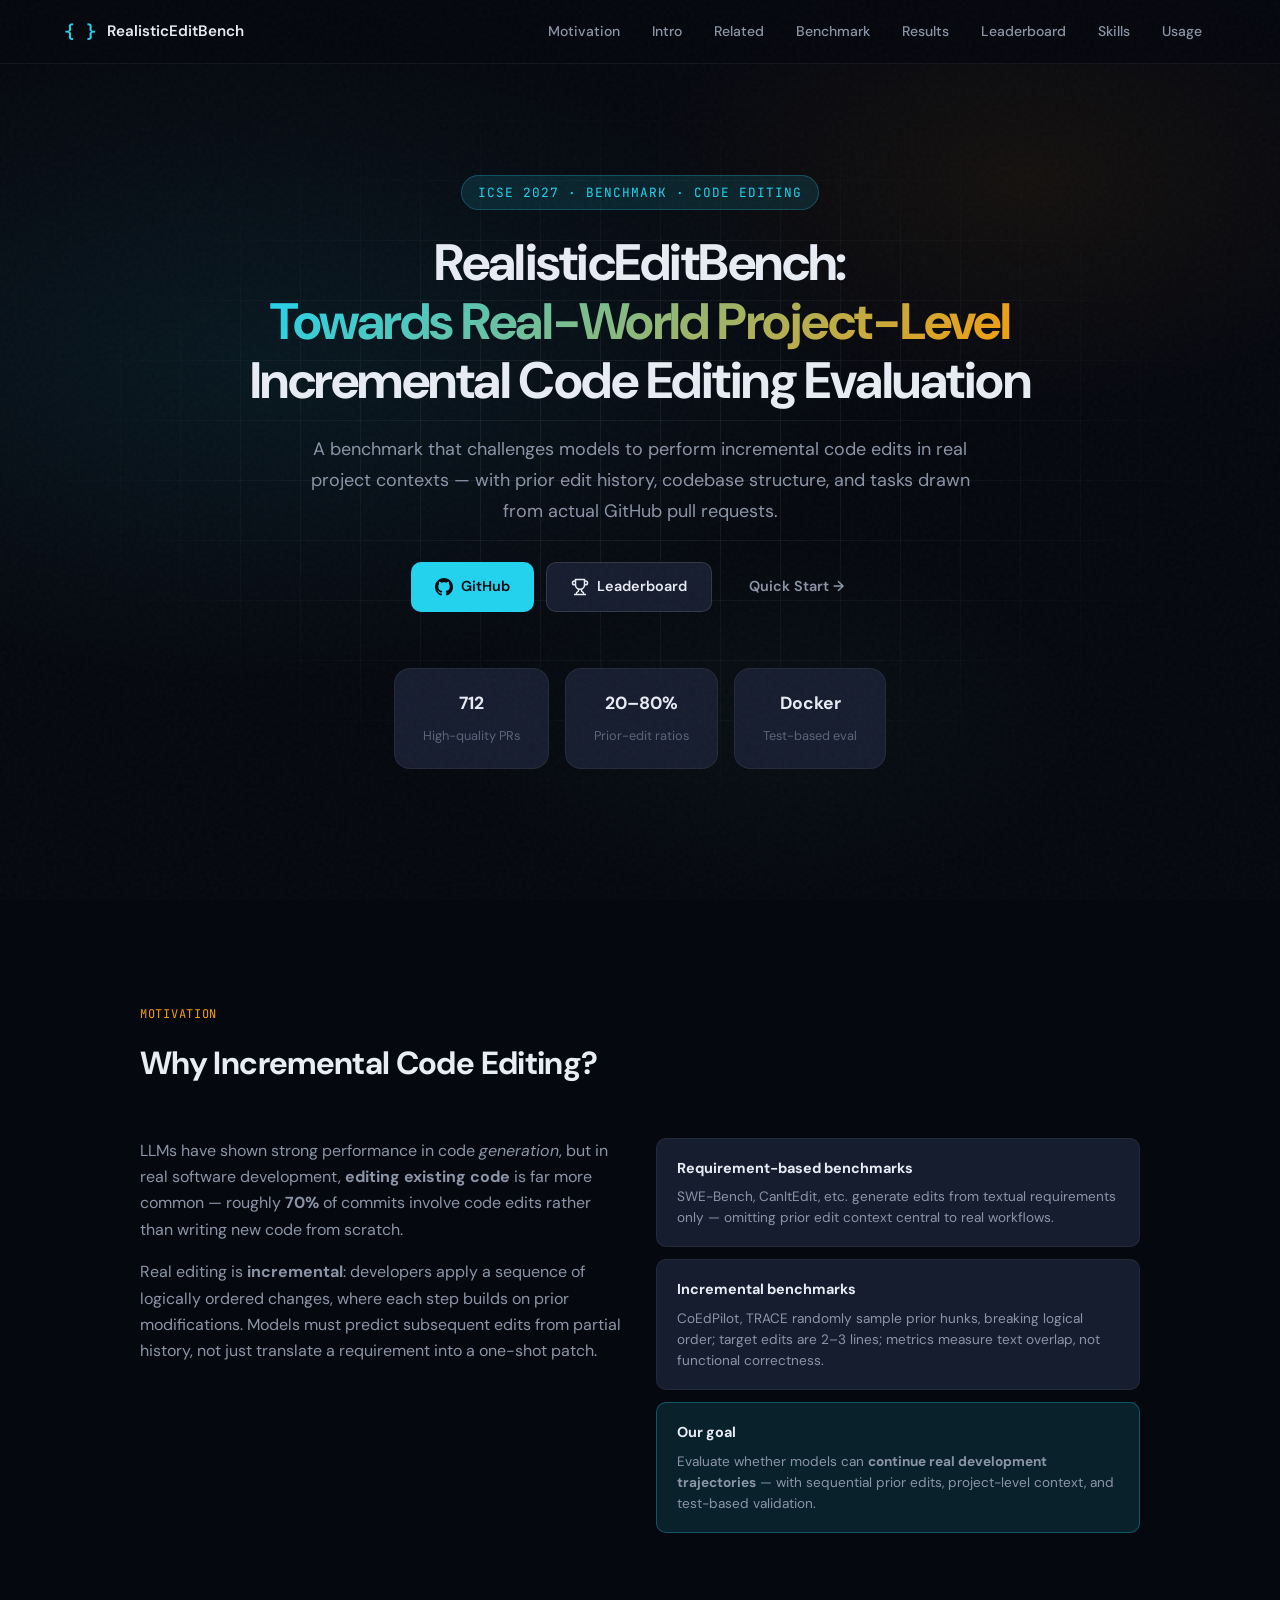
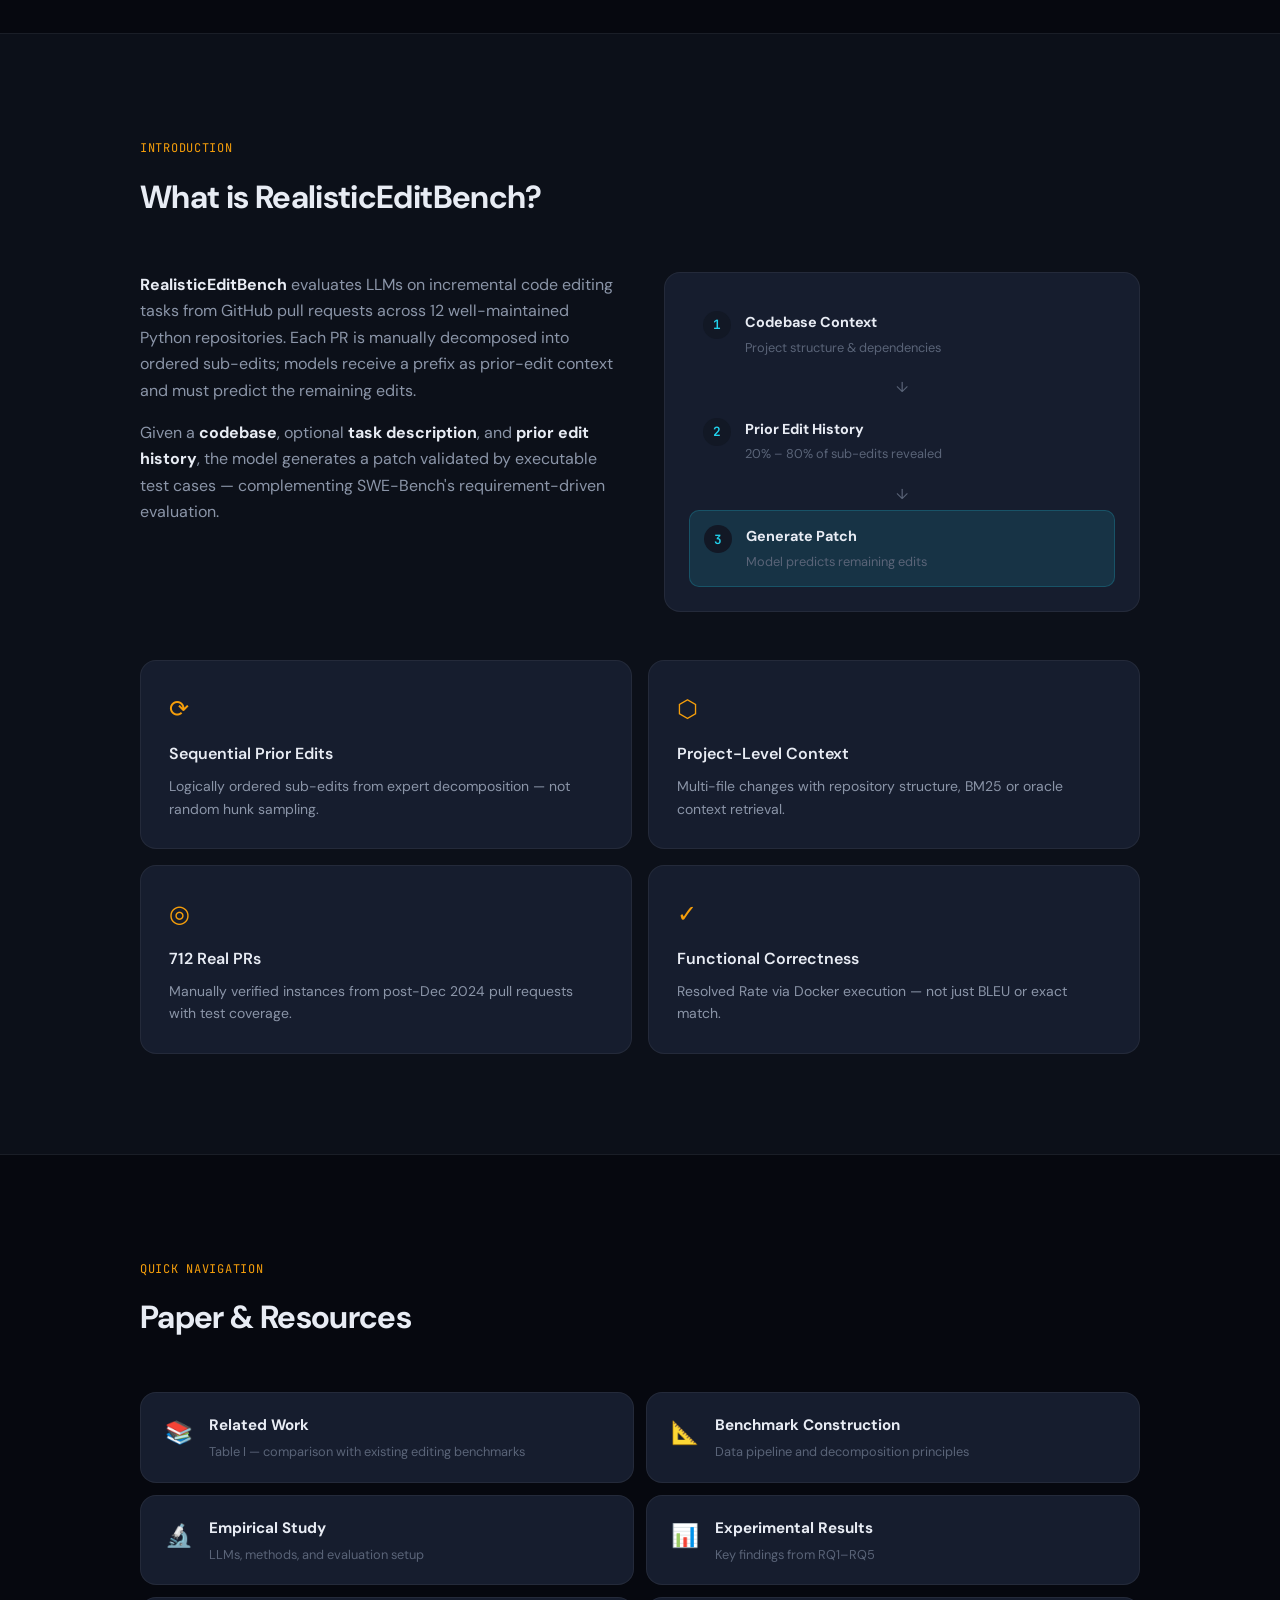
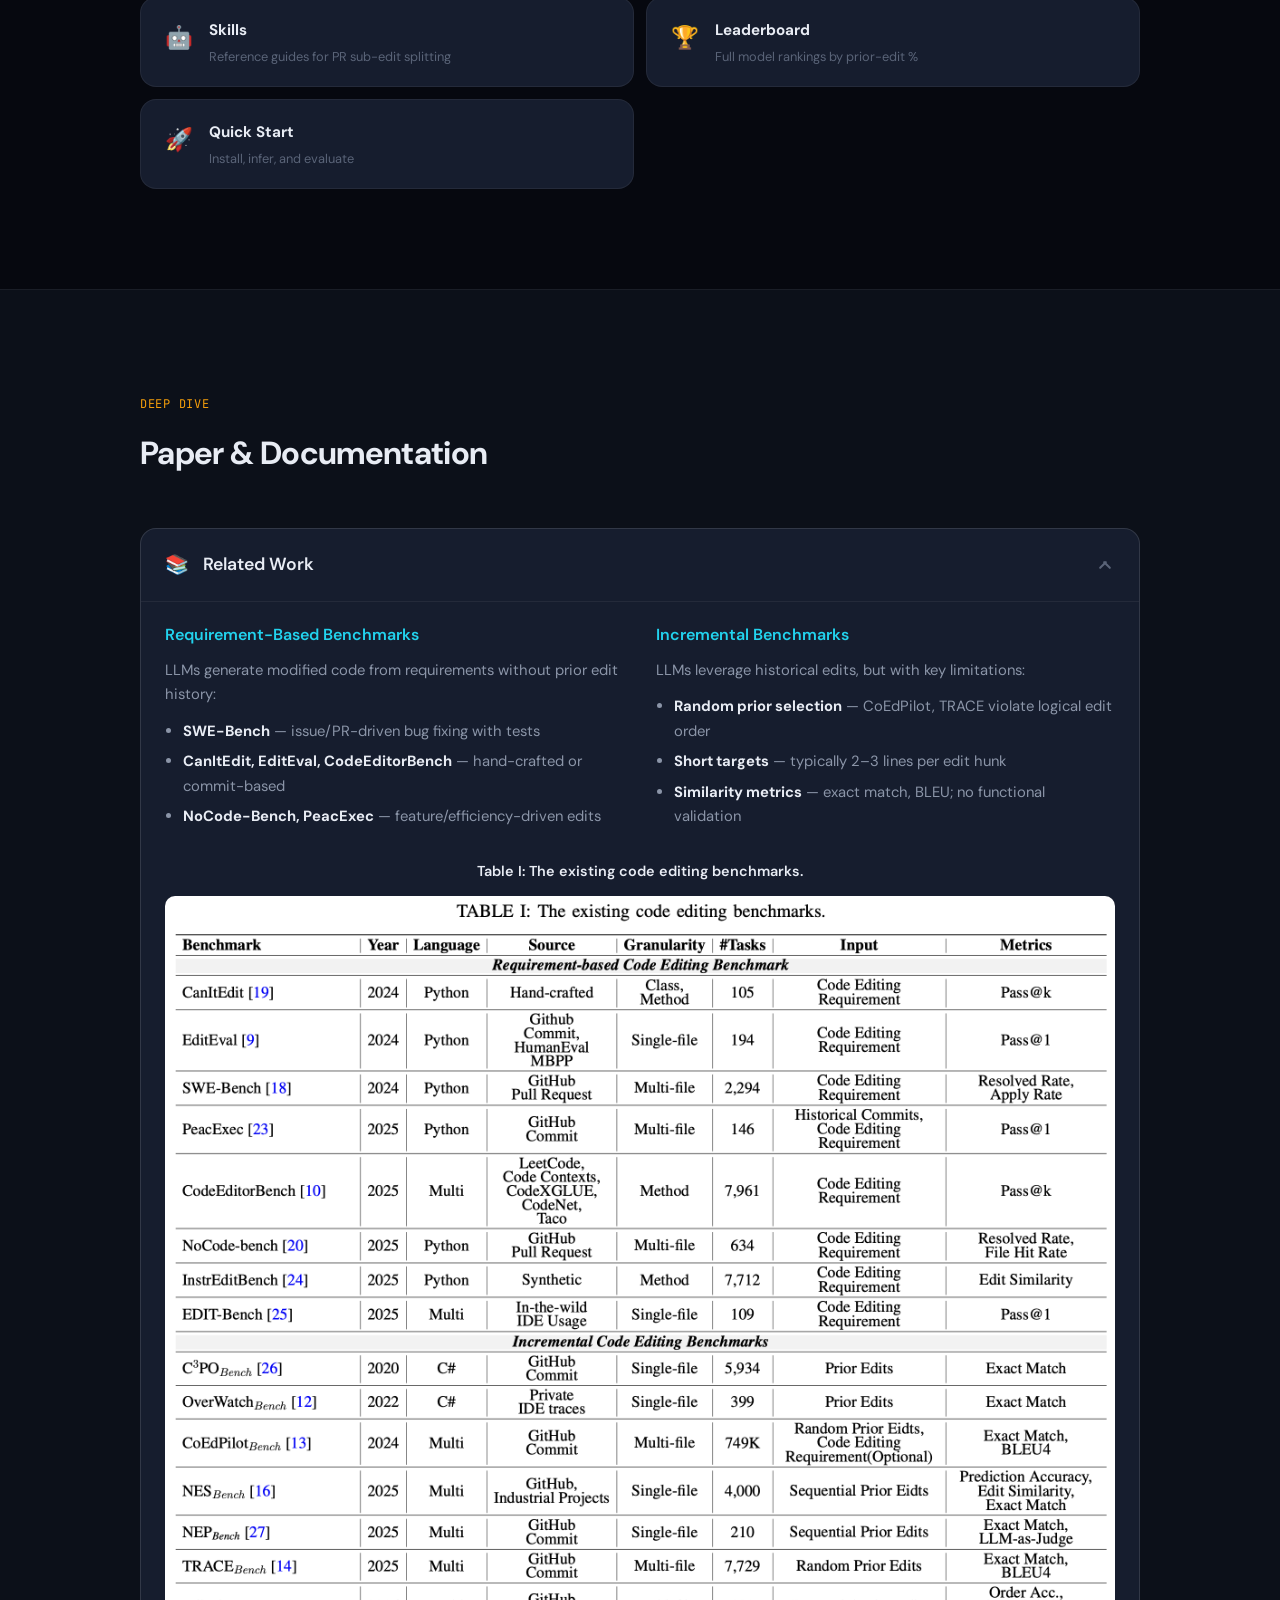
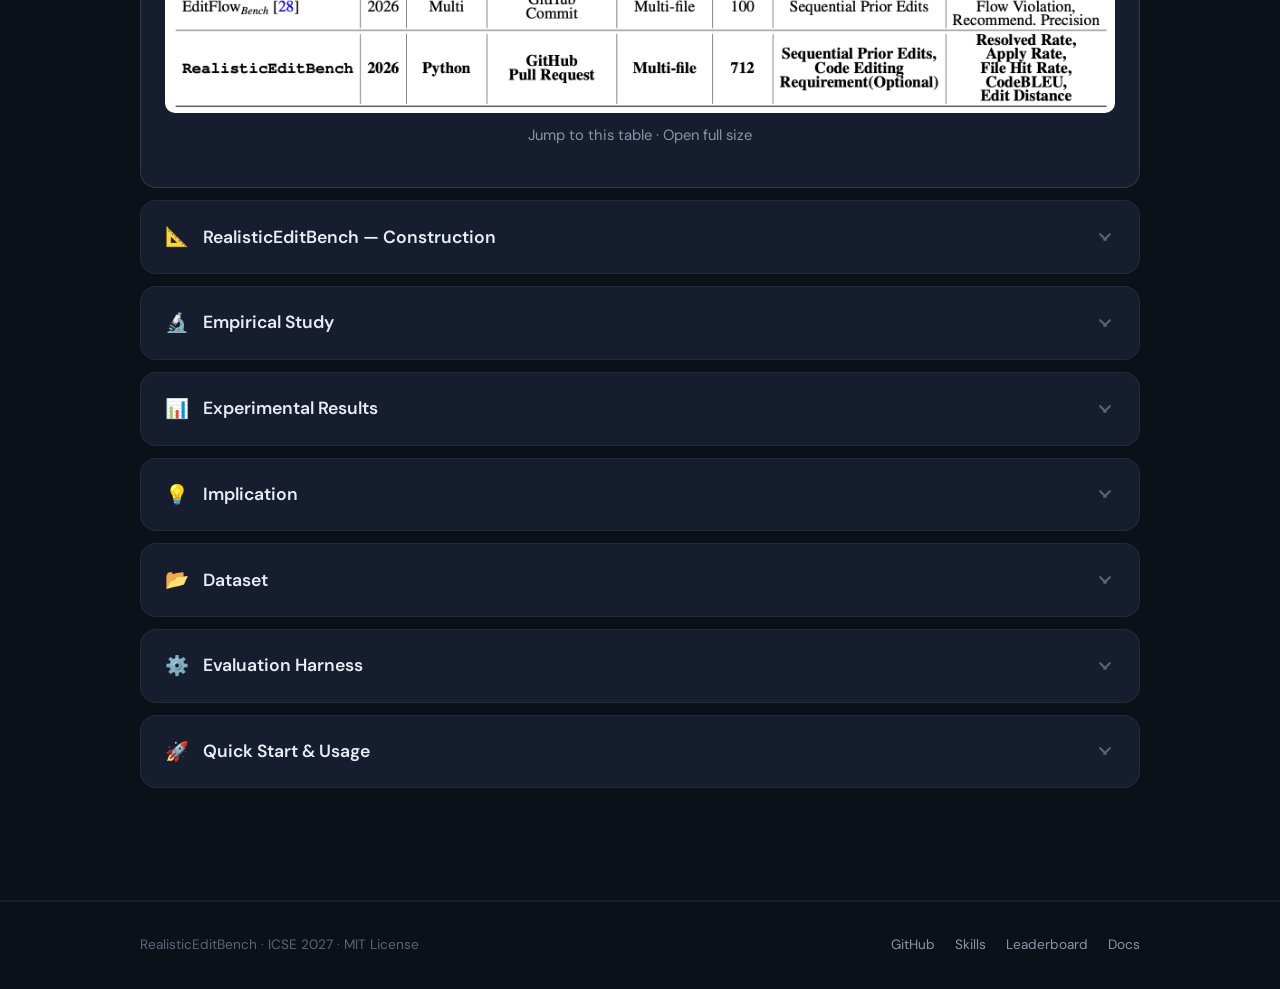
<file: index.html>
<!DOCTYPE html>
<html lang="en">
<head>
    <meta charset="UTF-8">
    <meta name="viewport" content="width=device-width, initial-scale=1.0">
    <title>RealisticEditBench — Project-Level Incremental Code Editing</title>
    <meta name="description" content="A benchmark for evaluating LLMs on real-world project-level incremental code editing tasks from GitHub pull requests.">
    <link rel="stylesheet" href="styles.css?v=3">
    <link rel="preconnect" href="https://fonts.googleapis.com">
    <link rel="preconnect" href="https://fonts.gstatic.com" crossorigin>
    <link href="https://fonts.googleapis.com/css2?family=DM+Sans:ital,opsz,wght@0,9..40,400;0,9..40,500;0,9..40,600;0,9..40,700;1,9..40,400&family=JetBrains+Mono:wght@400;500;600&display=swap" rel="stylesheet">
</head>
<body>
    <div class="grain" aria-hidden="true"></div>

    <nav class="site-nav" id="siteNav">
        <div class="nav-inner">
            <a href="#hero" class="nav-brand">
                <span class="brand-icon">{ }</span>
                <span class="brand-text">RealisticEditBench</span>
            </a>
            <button class="nav-toggle" id="navToggle" aria-label="Toggle navigation" aria-expanded="false">
                <span></span><span></span><span></span>
            </button>
            <ul class="nav-links" id="navLinks">
                <li><a href="#motivation">Motivation</a></li>
                <li><a href="#introduction">Intro</a></li>
                <li><a href="#related-work-table">Related</a></li>
                <li><a href="#benchmark">Benchmark</a></li>
                <li><a href="#results">Results</a></li>
                <li><a href="leaderboard.html">Leaderboard</a></li>
                <li><a href="skills/">Skills</a></li>
                <li><a href="#usage">Usage</a></li>
            </ul>
        </div>
    </nav>

    <header class="hero" id="hero">
        <div class="hero-mesh" aria-hidden="true"></div>
        <div class="hero-content">
            <p class="hero-eyebrow">ICSE 2027 · Benchmark · Code Editing</p>
            <h1 class="hero-title">
                RealisticEditBench:<br>
                <span class="hero-title-accent">Towards Real-World Project-Level</span><br>
                Incremental Code Editing Evaluation
            </h1>
            <p class="hero-desc">
                A benchmark that challenges models to perform incremental code edits
                in real project contexts — with prior edit history, codebase structure,
                and tasks drawn from actual GitHub pull requests.
            </p>
            <div class="hero-actions">
                <a href="https://github.com/Anonymity-hub/RealisticEditBench" target="_blank" rel="noopener" class="btn btn-primary">
                    <svg width="18" height="18" viewBox="0 0 24 24" fill="currentColor" aria-hidden="true"><path d="M12 0c-6.626 0-12 5.373-12 12 0 5.302 3.438 9.8 8.207 11.387.599.111.793-.261.793-.577v-2.234c-3.338.726-4.033-1.416-4.033-1.416-.546-1.387-1.333-1.756-1.333-1.756-1.089-.745.083-.729.083-.729 1.205.084 1.839 1.237 1.839 1.237 1.07 1.834 2.807 1.304 3.492.997.107-.775.418-1.305.762-1.604-2.665-.305-5.467-1.334-5.467-5.931 0-1.311.469-2.381 1.236-3.221-.124-.303-.535-1.524.117-3.176 0 0 1.008-.322 3.301 1.23.957-.266 1.983-.399 3.003-.404 1.02.005 2.047.138 3.006.404 2.291-1.552 3.297-1.23 3.297-1.23.653 1.653.242 2.874.118 3.176.77.84 1.235 1.911 1.235 3.221 0 4.609-2.807 5.624-5.479 5.921.43.372.823 1.102.823 2.222v3.293c0 .319.192.694.801.576 4.765-1.589 8.199-6.086 8.199-11.386 0-6.627-5.373-12-12-12z"/></svg>
                    GitHub
                </a>
                <a href="leaderboard.html" class="btn btn-secondary">
                    <svg width="18" height="18" viewBox="0 0 24 24" fill="none" stroke="currentColor" stroke-width="2" aria-hidden="true"><path d="M6 9H4.5a2.5 2.5 0 0 1 0-5H6"/><path d="M18 9h1.5a2.5 2.5 0 0 0 0-5H18"/><path d="M4 22h16"/><path d="M10 14.66V17c0 .55-.47.98-.97 1.21C7.85 18.75 7 20.24 7 22"/><path d="M14 14.66V17c0 .55.47.98.97 1.21C16.15 18.75 17 20.24 17 22"/><path d="M18 2H6v7a6 6 0 0 0 12 0V2Z"/></svg>
                    Leaderboard
                </a>
                <a href="#usage" class="btn btn-ghost">Quick Start →</a>
            </div>
            <div class="hero-stats">
                <div class="stat-card">
                    <span class="stat-value">712</span>
                    <span class="stat-label">High-quality PRs</span>
                </div>
                <div class="stat-card">
                    <span class="stat-value">20–80%</span>
                    <span class="stat-label">Prior-edit ratios</span>
                </div>
                <div class="stat-card">
                    <span class="stat-value">Docker</span>
                    <span class="stat-label">Test-based eval</span>
                </div>
            </div>
        </div>
    </header>

    <main>
        <!-- Motivation -->
        <section class="section" id="motivation">
            <div class="section-inner">
                <div class="section-header">
                    <span class="section-tag">Motivation</span>
                    <h2>Why Incremental Code Editing?</h2>
                </div>
                <div class="motivation-grid">
                    <div class="motivation-text">
                        <p>
                            LLMs have shown strong performance in code <em>generation</em>, but in real software
                            development, <strong>editing existing code</strong> is far more common — roughly
                            <strong>70%</strong> of commits involve code edits rather than writing new code from scratch.
                        </p>
                        <p>
                            Real editing is <strong>incremental</strong>: developers apply a sequence of logically
                            ordered changes, where each step builds on prior modifications. Models must predict
                            subsequent edits from partial history, not just translate a requirement into a one-shot patch.
                        </p>
                    </div>
                    <div class="gap-cards">
                        <div class="gap-card">
                            <h3>Requirement-based benchmarks</h3>
                            <p>SWE-Bench, CanItEdit, etc. generate edits from textual requirements only — omitting prior edit context central to real workflows.</p>
                        </div>
                        <div class="gap-card">
                            <h3>Incremental benchmarks</h3>
                            <p>CoEdPilot, TRACE randomly sample prior hunks, breaking logical order; target edits are 2–3 lines; metrics measure text overlap, not functional correctness.</p>
                        </div>
                        <div class="gap-card highlight">
                            <h3>Our goal</h3>
                            <p>Evaluate whether models can <strong>continue real development trajectories</strong> — with sequential prior edits, project-level context, and test-based validation.</p>
                        </div>
                    </div>
                </div>
            </div>
        </section>

        <!-- Introduction -->
        <section class="section section-alt" id="introduction">
            <div class="section-inner">
                <div class="section-header">
                    <span class="section-tag">Introduction</span>
                    <h2>What is RealisticEditBench?</h2>
                </div>
                <div class="intro-grid">
                    <div class="intro-text">
                        <p>
                            <strong>RealisticEditBench</strong> evaluates LLMs on incremental code editing tasks
                            from GitHub pull requests across 12 well-maintained Python repositories.
                            Each PR is manually decomposed into ordered sub-edits; models receive a prefix
                            as prior-edit context and must predict the remaining edits.
                        </p>
                        <p>
                            Given a <strong>codebase</strong>, optional <strong>task description</strong>,
                            and <strong>prior edit history</strong>, the model generates a patch validated
                            by executable test cases — complementing SWE-Bench's requirement-driven evaluation.
                        </p>
                    </div>
                    <div class="intro-visual">
                        <div class="code-flow">
                            <div class="flow-step">
                                <span class="flow-num">1</span>
                                <div>
                                    <strong>Codebase Context</strong>
                                    <p>Project structure &amp; dependencies</p>
                                </div>
                            </div>
                            <div class="flow-arrow">↓</div>
                            <div class="flow-step">
                                <span class="flow-num">2</span>
                                <div>
                                    <strong>Prior Edit History</strong>
                                    <p>20% – 80% of sub-edits revealed</p>
                                </div>
                            </div>
                            <div class="flow-arrow">↓</div>
                            <div class="flow-step highlight">
                                <span class="flow-num">3</span>
                                <div>
                                    <strong>Generate Patch</strong>
                                    <p>Model predicts remaining edits</p>
                                </div>
                            </div>
                        </div>
                    </div>
                </div>
                <div class="feature-bento">
                    <article class="bento-card">
                        <div class="bento-icon">⟳</div>
                        <h3>Sequential Prior Edits</h3>
                        <p>Logically ordered sub-edits from expert decomposition — not random hunk sampling.</p>
                    </article>
                    <article class="bento-card">
                        <div class="bento-icon">⬡</div>
                        <h3>Project-Level Context</h3>
                        <p>Multi-file changes with repository structure, BM25 or oracle context retrieval.</p>
                    </article>
                    <article class="bento-card">
                        <div class="bento-icon">◎</div>
                        <h3>712 Real PRs</h3>
                        <p>Manually verified instances from post-Dec 2024 pull requests with test coverage.</p>
                    </article>
                    <article class="bento-card">
                        <div class="bento-icon">✓</div>
                        <h3>Functional Correctness</h3>
                        <p>Resolved Rate via Docker execution — not just BLEU or exact match.</p>
                    </article>
                </div>
            </div>
        </section>

        <!-- Quick Navigation -->
        <section class="section" id="navigation">
            <div class="section-inner">
                <div class="section-header">
                    <span class="section-tag">Quick Navigation</span>
                    <h2>Paper &amp; Resources</h2>
                </div>
                <div class="nav-map">
                    <a href="#related-work-table" class="nav-map-item">
                        <span class="nav-map-icon">📚</span>
                        <div><strong>Related Work</strong><p>Table I — comparison with existing editing benchmarks</p></div>
                    </a>
                    <a href="#benchmark" class="nav-map-item">
                        <span class="nav-map-icon">📐</span>
                        <div><strong>Benchmark Construction</strong><p>Data pipeline and decomposition principles</p></div>
                    </a>
                    <a href="#empirical-study" class="nav-map-item">
                        <span class="nav-map-icon">🔬</span>
                        <div><strong>Empirical Study</strong><p>LLMs, methods, and evaluation setup</p></div>
                    </a>
                    <a href="#results" class="nav-map-item">
                        <span class="nav-map-icon">📊</span>
                        <div><strong>Experimental Results</strong><p>Key findings from RQ1–RQ5</p></div>
                    </a>
                    <a href="skills/" class="nav-map-item">
                        <span class="nav-map-icon">🤖</span>
                        <div><strong>Skills</strong><p>Reference guides for PR sub-edit splitting</p></div>
                    </a>
                    <a href="leaderboard.html" class="nav-map-item">
                        <span class="nav-map-icon">🏆</span>
                        <div><strong>Leaderboard</strong><p>Full model rankings by prior-edit %</p></div>
                    </a>
                    <a href="#usage" class="nav-map-item">
                        <span class="nav-map-icon">🚀</span>
                        <div><strong>Quick Start</strong><p>Install, infer, and evaluate</p></div>
                    </a>
                </div>
            </div>
        </section>

        <!-- Paper chapters + practical sections -->
        <section class="section section-alt" id="details">
            <div class="section-inner">
                <div class="section-header">
                    <span class="section-tag">Deep Dive</span>
                    <h2>Paper &amp; Documentation</h2>
                </div>

                <!-- II. Related Work -->
                <details class="detail-panel" id="related-work" open>
                    <summary class="detail-summary">
                        <span class="detail-icon">📚</span>
                        <span class="detail-title">Related Work</span>
                        <span class="detail-chevron"></span>
                    </summary>
                    <div class="detail-content">
                        <div class="two-col-text">
                            <div>
                                <h3>Requirement-Based Benchmarks</h3>
                                <p>LLMs generate modified code from requirements without prior edit history:</p>
                                <ul>
                                    <li><strong>SWE-Bench</strong> — issue/PR-driven bug fixing with tests</li>
                                    <li><strong>CanItEdit, EditEval, CodeEditorBench</strong> — hand-crafted or commit-based</li>
                                    <li><strong>NoCode-Bench, PeacExec</strong> — feature/efficiency-driven edits</li>
                                </ul>
                            </div>
                            <div>
                                <h3>Incremental Benchmarks</h3>
                                <p>LLMs leverage historical edits, but with key limitations:</p>
                                <ul>
                                    <li><strong>Random prior selection</strong> — CoEdPilot, TRACE violate logical edit order</li>
                                    <li><strong>Short targets</strong> — typically 2–3 lines per edit hunk</li>
                                    <li><strong>Similarity metrics</strong> — exact match, BLEU; no functional validation</li>
                                </ul>
                            </div>
                        </div>

                        <figure class="paper-figure" id="related-work-table">
                            <figcaption>Table I: The existing code editing benchmarks.</figcaption>
                            <a href="assets/related_work_table.png" target="_blank" rel="noopener" class="paper-figure-link" title="Open full-size table">
                                <img
                                    src="assets/related_work_table.png"
                                    alt="Table I comparing requirement-based and incremental code editing benchmarks including RealisticEditBench"
                                    loading="lazy"
                                    width="1200"
                                    height="680"
                                >
                            </a>
                            <p class="paper-figure-note">
                                <a href="#related-work-table">Jump to this table</a>
                                ·
                                <a href="assets/related_work_table.png" target="_blank" rel="noopener">Open full size</a>
                            </p>
                        </figure>
                    </div>
                </details>

                <!-- III. RealisticEditBench -->
                <details class="detail-panel" id="benchmark">
                    <summary class="detail-summary">
                        <span class="detail-icon">📐</span>
                        <span class="detail-title">RealisticEditBench — Construction</span>
                        <span class="detail-chevron"></span>
                    </summary>
                    <div class="detail-content">
                        <h3>Data Collection Pipeline</h3>
                        <div class="pipeline-steps">
                            <div class="pipeline-step"><span class="pipeline-label">Crawl</span><p>9,384 PRs from 12 SWE-Bench repos</p></div>
                            <div class="pipeline-arrow">→</div>
                            <div class="pipeline-step"><span class="pipeline-label">Filter</span><p>1,908 → 1,037 via attribute &amp; execution filters</p></div>
                            <div class="pipeline-arrow">→</div>
                            <div class="pipeline-step"><span class="pipeline-label">Verify</span><p>712 high-quality PRs after manual review</p></div>
                        </div>
                        <h3>Four Decomposition Principles</h3>
                        <div class="feature-bento">
                            <article class="bento-card"><h3>Context Coherence</h3><p>Contiguous code regions; minimize cross-file jumps.</p></article>
                            <article class="bento-card"><h3>Atomic Intent</h3><p>Each sub-edit = one core editing intent.</p></article>
                            <article class="bento-card"><h3>Logical Dependency</h3><p>Subsequent edits build on earlier ones.</p></article>
                            <article class="bento-card"><h3>Cognitive Load Stratification</h3><p>Low-load ops → prior edits; high-load reasoning → targets.</p></article>
                        </div>

                        <div class="construction-note">
                            <p>
                                We additionally provide <a href="skills/">reference skills</a> that document how to split
                                PR-level diffs into sub-edits, aligned with the decomposition principles above.
                                These are offered for reference only — all 712 benchmark instances were constructed and
                                verified through manual curation.
                            </p>
                        </div>

                        <h3>Benchmark Statistics</h3>
                        <div class="stats-grid">
                            <div class="stats-card"><span class="stats-num">489 / 223</span><span class="stats-desc">Single / Multi-file</span></div>
                            <div class="stats-card"><span class="stats-num">~5</span><span class="stats-desc">Sub-edits per PR</span></div>
                            <div class="stats-card"><span class="stats-num">66%</span><span class="stats-desc">Bug repair tasks</span></div>
                        </div>

                        <h3>Prior-Edit Settings &amp; Metrics</h3>
                        <div class="context-pills">
                            <span class="pill">20% Prior-Edits</span>
                            <span class="pill">40% Prior-Edits</span>
                            <span class="pill">60% Prior-Edits</span>
                            <span class="pill">80% Prior-Edits</span>
                        </div>
                        <ul>
                            <li><strong>Resolved Rate (%R)</strong> — patch applies and passes all tests</li>
                            <li><strong>Apply Rate (%A)</strong> — patch can be applied to codebase</li>
                            <li><strong>File Hit Rate (%F)</strong> — correct files identified for modification</li>
                        </ul>
                    </div>
                </details>

                <!-- IV. Empirical Study -->
                <details class="detail-panel" id="empirical-study">
                    <summary class="detail-summary">
                        <span class="detail-icon">🔬</span>
                        <span class="detail-title">Empirical Study</span>
                        <span class="detail-chevron"></span>
                    </summary>
                    <div class="detail-content">
                        <h3>Studied LLMs</h3>
                        <div class="context-pills">
                            <span class="pill">DeepSeek-V3.2</span>
                            <span class="pill">Qwen3-235B-A22B</span>
                            <span class="pill">GPT-5-Codex</span>
                            <span class="pill">Claude-Sonnet-4.5</span>
                            <span class="pill">Gemini-2.5-Pro</span>
                        </div>

                        <h3>Context Retrieval</h3>
                        <ul>
                            <li><strong>BM25</strong> — prior-edit files + top-1/3/5 retrieved files</li>
                            <li><strong>Oracle</strong> — all ground-truth modified files (upper bound)</li>
                        </ul>

                        <h3>Advanced Methods</h3>
                        <ul>
                            <li><strong>SWE-Agent</strong> — adapted for incremental edit recommendation</li>
                            <li><strong>Agentless</strong> — pipeline with prior-edit-based localization</li>
                            <li><strong>Cursor Tab</strong> — real-time IDE completion (manual protocol)</li>
                        </ul>

                        <h3>Three Prompt Settings</h3>
                        <div class="prompt-cards">
                            <div class="prompt-card"><strong>Prior-Edits-Only</strong><p>Core setting — infer intent from edit history alone</p></div>
                            <div class="prompt-card"><strong>Requirement-Only</strong><p>SWE-Bench style — PR/issue description only</p></div>
                            <div class="prompt-card"><strong>Combined</strong><p>Both prior edits and requirements</p></div>
                        </div>
                    </div>
                </details>

                <!-- V. Results -->
                <details class="detail-panel" id="results">
                    <summary class="detail-summary">
                        <span class="detail-icon">📊</span>
                        <span class="detail-title">Experimental Results</span>
                        <span class="detail-chevron"></span>
                    </summary>
                    <div class="detail-content">
                        <div class="rq-grid">
                            <article class="rq-card">
                                <span class="rq-label">RQ1</span>
                                <h3>LLM Performance</h3>
                                <p>Even with oracle context, resolved rates stay below 30%. Combined prompt outperforms single-source prompts.</p>
                            </article>
                            <article class="rq-card">
                                <span class="rq-label">RQ2</span>
                                <h3>Prior-Edit Amount</h3>
                                <p>More history → higher resolved rate. Claude-Sonnet-4.5: 17.98% (20%) → 50.28% (80%).</p>
                            </article>
                            <article class="rq-card">
                                <span class="rq-label">RQ3</span>
                                <h3>Advanced Methods</h3>
                                <p>SWE-Agent improves all LLMs (+7.87%–20.50%). Prior-Edits-Only is a distinct, harder capability than Requirement-Only.</p>
                            </article>
                            <article class="rq-card">
                                <span class="rq-label">RQ4</span>
                                <h3>Task Types</h3>
                                <p>Single-file &gt; multi-file. Bug repair (43.62%) &gt; feature addition (24.48%) for SWE-Agent+Claude.</p>
                            </article>
                            <article class="rq-card rq-card-wide">
                                <span class="rq-label">RQ5</span>
                                <h3>Failure Analysis</h3>
                                <p>Three failure modes: intent ambiguity from sparse history, mistaking edit patterns for intent, and missing repository-level propagation.</p>
                            </article>
                        </div>
                        <div class="cta-box">
                            <p>See full model rankings across all prior-edit percentages.</p>
                            <a href="leaderboard.html" class="btn btn-primary">View Leaderboard →</a>
                        </div>
                    </div>
                </details>

                <!-- VI. Implication -->
                <details class="detail-panel" id="implication">
                    <summary class="detail-summary">
                        <span class="detail-icon">💡</span>
                        <span class="detail-title">Implication</span>
                        <span class="detail-chevron"></span>
                    </summary>
                    <div class="detail-content">
                        <div class="implication-list">
                            <div class="implication-item"><strong>Optimize Context</strong><p>Supplement edits with brief intent descriptions; richer prior-edit context helps refactoring and feature addition.</p></div>
                            <div class="implication-item"><strong>Rational Cursor Usage</strong><p>Tab suits repetitive local edits; complex changes need capable LLMs with manual verification.</p></div>
                            <div class="implication-item"><strong>Editing-Specific Agents</strong><p>Adapt SWE-Agent for cross-file editing, prior-edit signals, and reduce iteration steps.</p></div>
                            <div class="implication-item"><strong>Real-Time Non-Agent Design</strong><p>Use static analysis and prompt engineering for Tab-based assistants where latency matters.</p></div>
                        </div>
                    </div>
                </details>

                <!-- Dataset -->
                <details class="detail-panel" id="dataset">
                    <summary class="detail-summary">
                        <span class="detail-icon">📂</span>
                        <span class="detail-title">Dataset</span>
                        <span class="detail-chevron"></span>
                    </summary>
                    <div class="detail-content">
                        <h3>Main Benchmark</h3>
                        <p>Available at <code>crawled_data/bench/all-task-instances.jsonl</code> in the repository.</p>
                        <h3>Inference Variants</h3>
                        <p>Variants in <code>crawled_data/infbench/</code>: different prior-edit percentages (0.2–0.8), BM25 retrieval, with/without issue body.</p>
                        <pre class="code-block"><code>from editbench.utils.dataset_utils import get_inf_datasets

dataset = get_inf_datasets("crawled_data/bench/all-task-instances.jsonl")</code></pre>
                    </div>
                </details>

                <!-- Evaluation -->
                <details class="detail-panel" id="evaluation">
                    <summary class="detail-summary">
                        <span class="detail-icon">⚙️</span>
                        <span class="detail-title">Evaluation Harness</span>
                        <span class="detail-chevron"></span>
                    </summary>
                    <div class="detail-content">
                        <p>Docker-based reproducible evaluation per task instance.</p>
                        <div class="warning-box">
                            <ul>
                                <li>Does <strong>not</strong> support Windows</li>
                                <li>Recommended: Ubuntu 22.04 x86_64</li>
                                <li>Minimum: 120GB storage, 16GB RAM, 8 CPU cores</li>
                            </ul>
                        </div>
                        <pre class="code-block"><code>python -m editbench.evaluation.run_evaluation run \
    --dataset_name "all" \
    --predictions_path 'gold' \
    --max_workers 2 \
    --run_id "0.2"</code></pre>
                    </div>
                </details>

                <!-- Usage -->
                <details class="detail-panel" id="usage">
                    <summary class="detail-summary">
                        <span class="detail-icon">🚀</span>
                        <span class="detail-title">Quick Start &amp; Usage</span>
                        <span class="detail-chevron"></span>
                    </summary>
                    <div class="detail-content">
                        <pre class="code-block"><code>git clone https://github.com/Anonymity-hub/RealisticEditBench.git
cd RealisticEditBench
pip install -e .

python -m editbench.inference.run_api \
    --model gpt-5-codex \
    --dataset_name all \
    --run_id "0.2"

python -m editbench.evaluation.run_evaluation run \
    --dataset_name "all" \
    --model gpt-5-codex \
    --max_workers 2 \
    --run_id "0.2"</code></pre>
                        <div class="module-grid">
                            <a href="https://github.com/Anonymity-hub/RealisticEditBench/tree/main/editbench/collection" target="_blank" rel="noopener" class="module-card"><strong>Collection</strong><p>GitHub PR pipeline</p></a>
                            <a href="https://github.com/Anonymity-hub/RealisticEditBench/tree/main/editbench/editing_split" target="_blank" rel="noopener" class="module-card"><strong>Editing Split</strong><p>Validate sub-edits</p></a>
                            <a href="https://github.com/Anonymity-hub/RealisticEditBench/tree/main/editbench/inference" target="_blank" rel="noopener" class="module-card"><strong>Inference</strong><p>Run models</p></a>
                            <a href="https://github.com/Anonymity-hub/RealisticEditBench/tree/main/editbench/evaluation" target="_blank" rel="noopener" class="module-card"><strong>Evaluation</strong><p>Docker harness</p></a>
                        </div>
                    </div>
                </details>
            </div>
        </section>
    </main>

    <footer class="site-footer">
        <div class="footer-inner">
            <p>RealisticEditBench · ICSE 2027 · MIT License</p>
            <div class="footer-links">
                <a href="https://github.com/Anonymity-hub/RealisticEditBench" target="_blank" rel="noopener">GitHub</a>
                <a href="skills/">Skills</a>
                <a href="leaderboard.html">Leaderboard</a>
                <a href="#usage">Docs</a>
            </div>
        </div>
    </footer>

    <script src="site.js?v=2"></script>
</body>
</html>
</file>
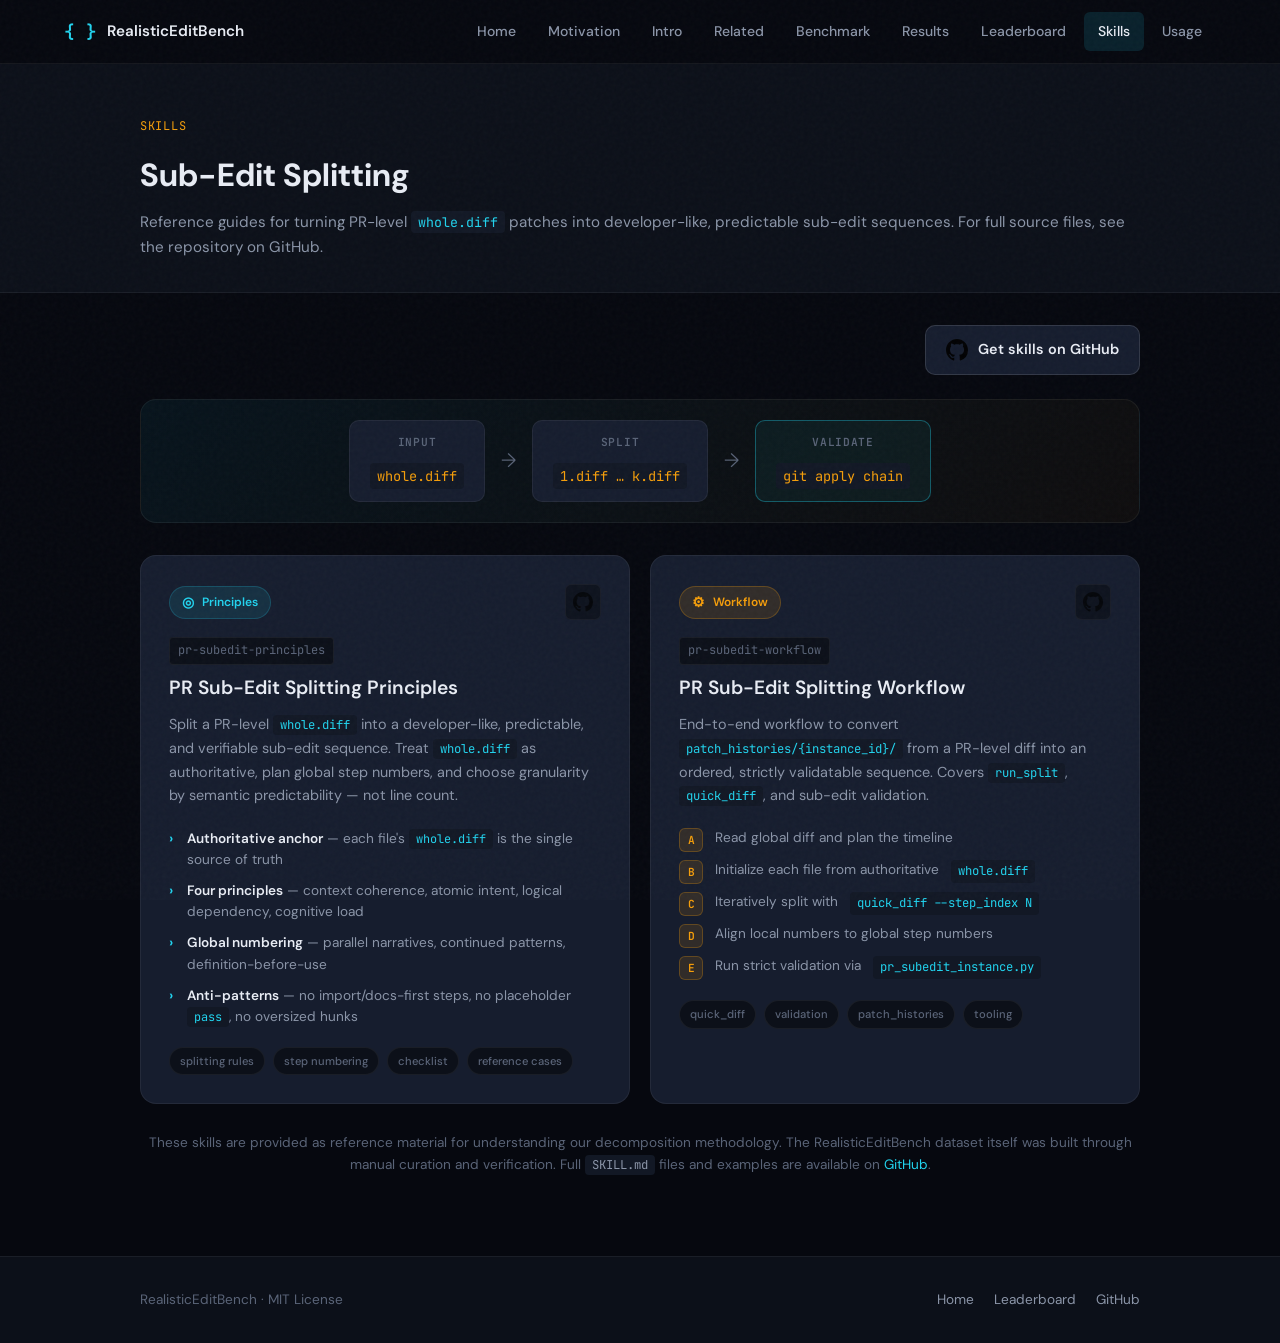
<file: skills/index.html>
<!DOCTYPE html>
<html lang="en">
<head>
    <meta charset="UTF-8">
    <meta name="viewport" content="width=device-width, initial-scale=1.0">
    <title>Skills — RealisticEditBench</title>
    <meta name="description" content="Reference skills for splitting PR-level diffs into developer-like sub-edit sequences.">
    <link rel="stylesheet" href="../styles.css?v=3">
    <link rel="preconnect" href="https://fonts.googleapis.com">
    <link rel="preconnect" href="https://fonts.gstatic.com" crossorigin>
    <link href="https://fonts.googleapis.com/css2?family=DM+Sans:ital,opsz,wght@0,9..40,400;0,9..40,500;0,9..40,600;0,9..40,700;1,9..40,400&family=JetBrains+Mono:wght@400;500;600&display=swap" rel="stylesheet">
</head>
<body class="page-skills">
    <div class="grain" aria-hidden="true"></div>

    <nav class="site-nav" id="siteNav">
        <div class="nav-inner">
            <a href="../index.html" class="nav-brand">
                <span class="brand-icon">{ }</span>
                <span class="brand-text">RealisticEditBench</span>
            </a>
            <button class="nav-toggle" id="navToggle" aria-label="Toggle navigation" aria-expanded="false">
                <span></span><span></span><span></span>
            </button>
            <ul class="nav-links" id="navLinks">
                <li><a href="../index.html">Home</a></li>
                <li><a href="../index.html#motivation">Motivation</a></li>
                <li><a href="../index.html#introduction">Intro</a></li>
                <li><a href="../index.html#related-work-table">Related</a></li>
                <li><a href="../index.html#benchmark">Benchmark</a></li>
                <li><a href="../index.html#results">Results</a></li>
                <li><a href="../leaderboard.html">Leaderboard</a></li>
                <li><a href="index.html" class="active">Skills</a></li>
                <li><a href="../index.html#usage">Usage</a></li>
            </ul>
        </div>
    </nav>

    <header class="page-header">
        <div class="section-inner">
            <span class="section-tag">Skills</span>
            <h1>Sub-Edit Splitting</h1>
            <p class="page-header-desc">
                Reference guides for turning PR-level <code>whole.diff</code> patches into developer-like,
                predictable sub-edit sequences. For full source files, see the repository on GitHub.
            </p>
        </div>
    </header>

    <main class="skills-page-main">
        <div class="section-inner">
            <div class="skills-page-toolbar">
                <a href="https://github.com/Anonymity-hub/RealisticEditBench/tree/main/skills" class="skills-github-btn" target="_blank" rel="noopener" title="Get skills on GitHub">
                    <img src="../assets/logos/github.svg" alt="" width="22" height="22" class="skills-github-icon">
                    <span>Get skills on GitHub</span>
                </a>
            </div>

            <div class="skills-pipeline" aria-label="Sub-edit splitting pipeline">
                <div class="skills-pipeline-step">
                    <span class="pipeline-label">Input</span>
                    <code>whole.diff</code>
                </div>
                <span class="skills-pipeline-arrow" aria-hidden="true">→</span>
                <div class="skills-pipeline-step">
                    <span class="pipeline-label">Split</span>
                    <code>1.diff … k.diff</code>
                </div>
                <span class="skills-pipeline-arrow" aria-hidden="true">→</span>
                <div class="skills-pipeline-step skills-pipeline-step-accent">
                    <span class="pipeline-label">Validate</span>
                    <code>git apply chain</code>
                </div>
            </div>

            <div class="skills-grid">
                <article class="skill-card">
                    <div class="skill-card-header">
                        <div class="skill-badge skill-badge-principles">
                            <span class="skill-badge-icon">◎</span>
                            <span class="skill-badge-type">Principles</span>
                        </div>
                        <a href="https://github.com/Anonymity-hub/RealisticEditBench/tree/main/skills/pr-subedit-principles" class="skill-github-link" target="_blank" rel="noopener" title="pr-subedit-principles on GitHub">
                            <img src="../assets/logos/github.svg" alt="GitHub" width="20" height="20">
                        </a>
                    </div>
                    <code class="skill-id">pr-subedit-principles</code>
                    <h3>PR Sub-Edit Splitting Principles</h3>
                    <p class="skill-desc">
                        Split a PR-level <code>whole.diff</code> into a developer-like, predictable, and verifiable
                        sub-edit sequence. Treat <code>whole.diff</code> as authoritative, plan global step numbers,
                        and choose granularity by semantic predictability — not line count.
                    </p>
                    <ul class="skill-highlights">
                        <li><strong>Authoritative anchor</strong> — each file's <code>whole.diff</code> is the single source of truth</li>
                        <li><strong>Four principles</strong> — context coherence, atomic intent, logical dependency, cognitive load</li>
                        <li><strong>Global numbering</strong> — parallel narratives, continued patterns, definition-before-use</li>
                        <li><strong>Anti-patterns</strong> — no import/docs-first steps, no placeholder <code>pass</code>, no oversized hunks</li>
                    </ul>
                    <div class="skill-tags">
                        <span class="skill-tag">splitting rules</span>
                        <span class="skill-tag">step numbering</span>
                        <span class="skill-tag">checklist</span>
                        <span class="skill-tag">reference cases</span>
                    </div>
                </article>

                <article class="skill-card">
                    <div class="skill-card-header">
                        <div class="skill-badge skill-badge-workflow">
                            <span class="skill-badge-icon">⚙</span>
                            <span class="skill-badge-type">Workflow</span>
                        </div>
                        <a href="https://github.com/Anonymity-hub/RealisticEditBench/tree/main/skills/pr-subedit-workflow" class="skill-github-link" target="_blank" rel="noopener" title="pr-subedit-workflow on GitHub">
                            <img src="../assets/logos/github.svg" alt="GitHub" width="20" height="20">
                        </a>
                    </div>
                    <code class="skill-id">pr-subedit-workflow</code>
                    <h3>PR Sub-Edit Splitting Workflow</h3>
                    <p class="skill-desc">
                        End-to-end workflow to convert <code>patch_histories/{instance_id}/</code> from a PR-level diff
                        into an ordered, strictly validatable sequence. Covers <code>run_split</code>,
                        <code>quick_diff</code>, and sub-edit validation.
                    </p>
                    <ol class="skill-steps">
                        <li><span>A</span> Read global diff and plan the timeline</li>
                        <li><span>B</span> Initialize each file from authoritative <code>whole.diff</code></li>
                        <li><span>C</span> Iteratively split with <code>quick_diff --step_index N</code></li>
                        <li><span>D</span> Align local numbers to global step numbers</li>
                        <li><span>E</span> Run strict validation via <code>pr_subedit_instance.py</code></li>
                    </ol>
                    <div class="skill-tags">
                        <span class="skill-tag">quick_diff</span>
                        <span class="skill-tag">validation</span>
                        <span class="skill-tag">patch_histories</span>
                        <span class="skill-tag">tooling</span>
                    </div>
                </article>
            </div>

            <p class="skills-footnote">
                These skills are provided as reference material for understanding our decomposition methodology.
                The RealisticEditBench dataset itself was built through manual curation and verification.
                Full <code>SKILL.md</code> files and examples are available on
                <a href="https://github.com/Anonymity-hub/RealisticEditBench/tree/main/skills" target="_blank" rel="noopener">GitHub</a>.
            </p>
        </div>
    </main>

    <footer class="site-footer">
        <div class="footer-inner">
            <p>RealisticEditBench · MIT License</p>
            <div class="footer-links">
                <a href="../index.html">Home</a>
                <a href="../leaderboard.html">Leaderboard</a>
                <a href="https://github.com/Anonymity-hub/RealisticEditBench" target="_blank" rel="noopener">GitHub</a>
            </div>
        </div>
    </footer>

    <script src="../site.js?v=3"></script>
</body>
</html>
</file>
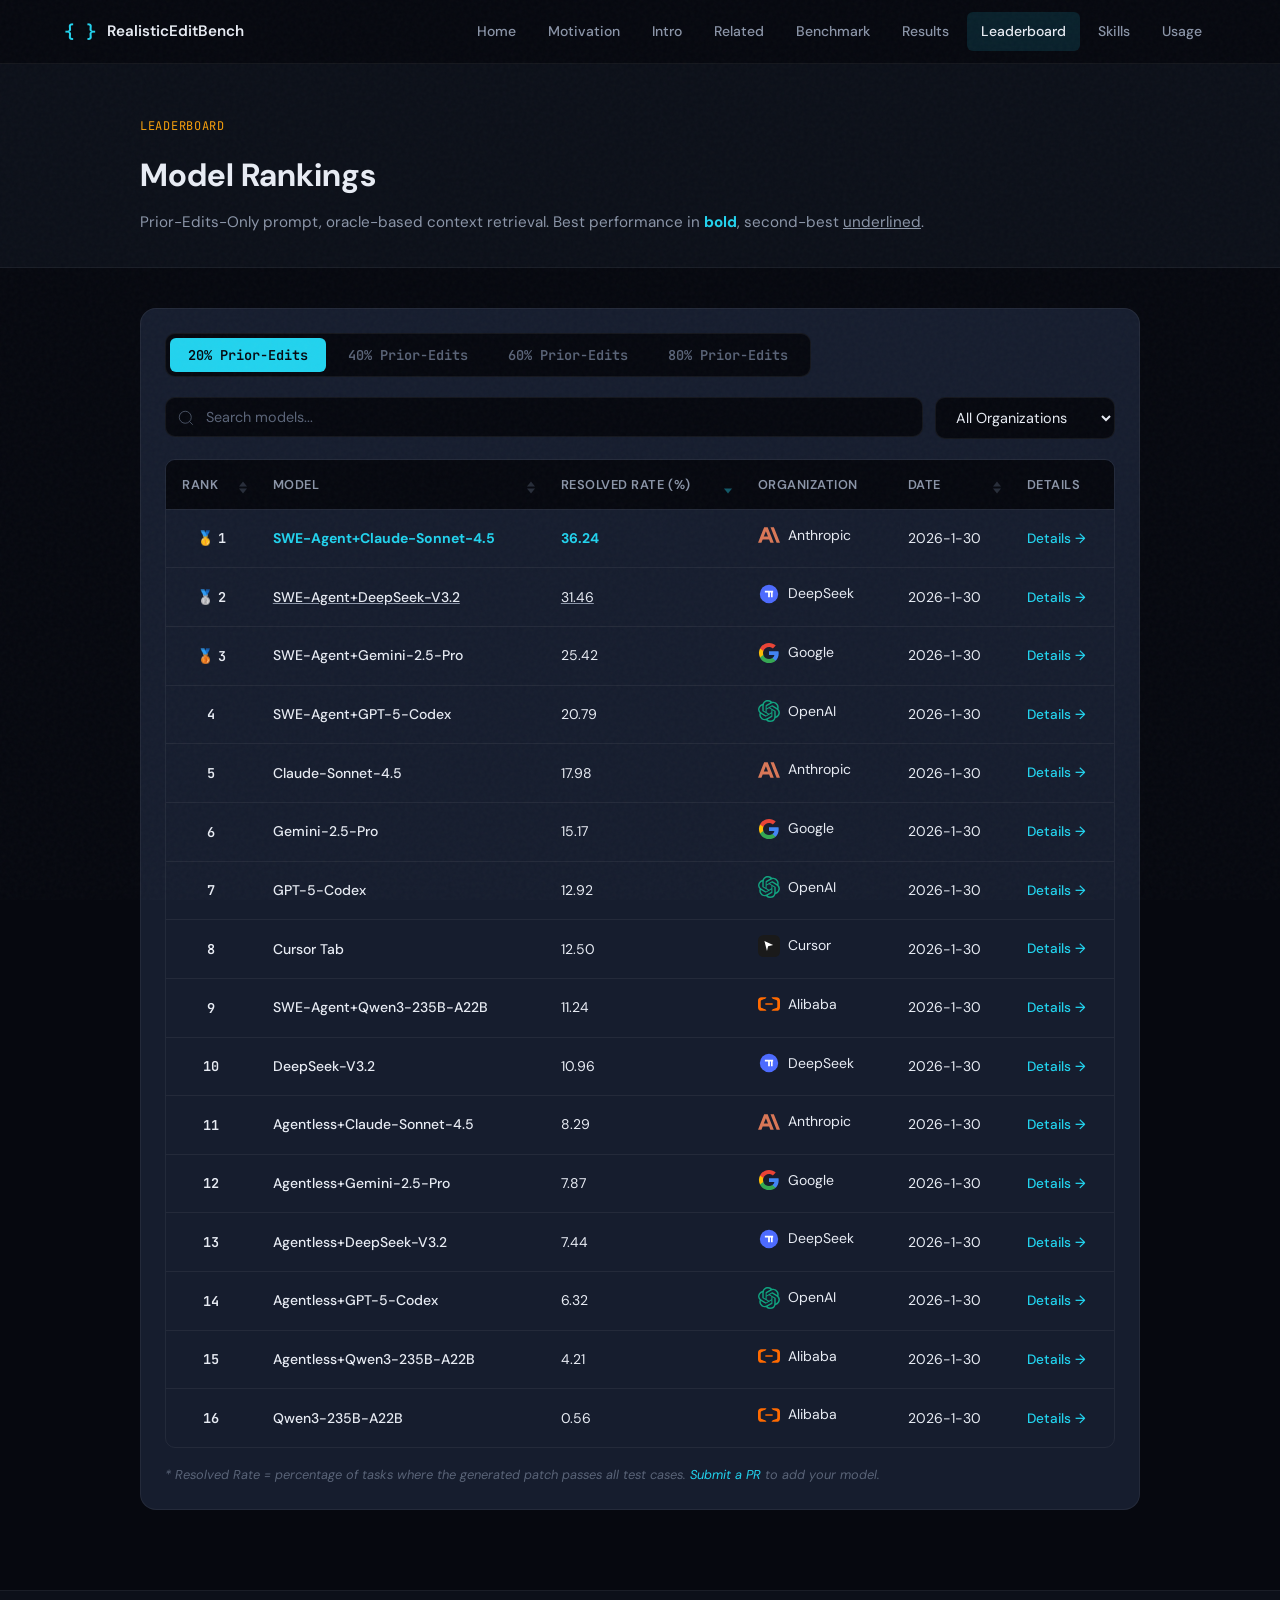
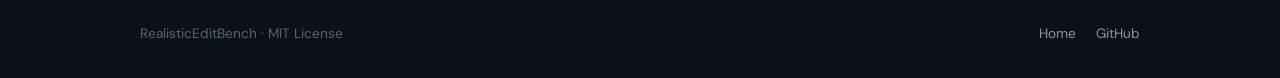
<file: leaderboard.html>
<!DOCTYPE html>
<html lang="en">
<head>
    <meta charset="UTF-8">
    <meta name="viewport" content="width=device-width, initial-scale=1.0">
    <title>Leaderboard — RealisticEditBench</title>
    <meta name="description" content="Model rankings on RealisticEditBench under Prior-Edits-Only prompt settings.">
    <link rel="stylesheet" href="styles.css?v=3">
    <link rel="preconnect" href="https://fonts.googleapis.com">
    <link rel="preconnect" href="https://fonts.gstatic.com" crossorigin>
    <link href="https://fonts.googleapis.com/css2?family=DM+Sans:ital,opsz,wght@0,9..40,400;0,9..40,500;0,9..40,600;0,9..40,700;1,9..40,400&family=JetBrains+Mono:wght@400;500;600&display=swap" rel="stylesheet">
</head>
<body class="page-leaderboard">
    <div class="grain" aria-hidden="true"></div>

    <nav class="site-nav" id="siteNav">
        <div class="nav-inner">
            <a href="index.html" class="nav-brand">
                <span class="brand-icon">{ }</span>
                <span class="brand-text">RealisticEditBench</span>
            </a>
            <button class="nav-toggle" id="navToggle" aria-label="Toggle navigation" aria-expanded="false">
                <span></span><span></span><span></span>
            </button>
            <ul class="nav-links" id="navLinks">
                <li><a href="index.html">Home</a></li>
                <li><a href="index.html#motivation">Motivation</a></li>
                <li><a href="index.html#introduction">Intro</a></li>
                <li><a href="index.html#related-work-table">Related</a></li>
                <li><a href="index.html#benchmark">Benchmark</a></li>
                <li><a href="index.html#results">Results</a></li>
                <li><a href="leaderboard.html" class="active">Leaderboard</a></li>
                <li><a href="skills/">Skills</a></li>
                <li><a href="index.html#usage">Usage</a></li>
            </ul>
        </div>
    </nav>

    <header class="page-header">
        <div class="section-inner">
            <span class="section-tag">Leaderboard</span>
            <h1>Model Rankings</h1>
            <p class="page-header-desc">
                Prior-Edits-Only prompt, oracle-based context retrieval.
                Best performance in <strong>bold</strong>, second-best <u>underlined</u>.
            </p>
        </div>
    </header>

    <main class="leaderboard-page-main">
        <div class="section-inner">
            <div class="leaderboard-container leaderboard-container-standalone">
                <div class="leaderboard-header">
                    <div class="tabs">
                        <button class="tab-btn active" data-tab="20">20% Prior-Edits</button>
                        <button class="tab-btn" data-tab="40">40% Prior-Edits</button>
                        <button class="tab-btn" data-tab="60">60% Prior-Edits</button>
                        <button class="tab-btn" data-tab="80">80% Prior-Edits</button>
                    </div>
                </div>

                <div class="controls">
                    <div class="search-box">
                        <input type="text" id="searchInput" placeholder="Search models...">
                        <svg width="18" height="18" viewBox="0 0 24 24" fill="none" stroke="currentColor" aria-hidden="true">
                            <circle cx="11" cy="11" r="8"></circle>
                            <path d="m21 21-4.35-4.35"></path>
                        </svg>
                    </div>
                    <div class="filter-box">
                        <select id="orgFilter">
                            <option value="all">All Organizations</option>
                        </select>
                    </div>
                </div>

                <div class="table-container">
                    <table id="leaderboardTable" class="leaderboard-table">
                        <thead>
                            <tr>
                                <th class="sortable" data-sort="rank">Rank <span class="sort-icon"></span></th>
                                <th class="sortable" data-sort="model">Model <span class="sort-icon"></span></th>
                                <th class="sortable" data-sort="resolvedRate">Resolved Rate (%) <span class="sort-icon"></span></th>
                                <th>Organization</th>
                                <th class="sortable" data-sort="date">Date <span class="sort-icon"></span></th>
                                <th>Details</th>
                            </tr>
                        </thead>
                        <tbody id="tableBody"></tbody>
                    </table>
                </div>

                <p class="table-note">* Resolved Rate = percentage of tasks where the generated patch passes all test cases. <a href="https://github.com/Anonymity-hub/RealisticEditBench" target="_blank" rel="noopener">Submit a PR</a> to add your model.</p>
            </div>
        </div>
    </main>

    <footer class="site-footer">
        <div class="footer-inner">
            <p>RealisticEditBench · MIT License</p>
            <div class="footer-links">
                <a href="index.html">Home</a>
                <a href="https://github.com/Anonymity-hub/RealisticEditBench" target="_blank" rel="noopener">GitHub</a>
            </div>
        </div>
    </footer>

    <script src="data.js"></script>
    <script src="leaderboard.js"></script>
</body>
</html>
</file>
<file: styles.css>
/* ===== Reset & Variables ===== */
*, *::before, *::after {
    margin: 0;
    padding: 0;
    box-sizing: border-box;
}

:root {
    --bg-deep: #06080f;
    --bg-surface: #0c1019;
    --bg-elevated: #121825;
    --bg-card: #161d2e;
    --bg-card-hover: #1a2236;

    --accent-cyan: #22d3ee;
    --accent-cyan-dim: rgba(34, 211, 238, 0.12);
    --accent-amber: #f59e0b;
    --accent-amber-dim: rgba(245, 158, 11, 0.12);
    --accent-green: #34d399;

    --text-primary: #e8ecf4;
    --text-secondary: #8b95a8;
    --text-muted: #5a6478;

    --border: rgba(255, 255, 255, 0.06);
    --border-strong: rgba(255, 255, 255, 0.12);

    --font-sans: 'DM Sans', -apple-system, BlinkMacSystemFont, sans-serif;
    --font-mono: 'JetBrains Mono', 'Fira Code', monospace;

    --radius-sm: 6px;
    --radius-md: 10px;
    --radius-lg: 16px;
    --radius-xl: 24px;

    --nav-height: 64px;
    --section-gap: 100px;
}

html {
    scroll-behavior: smooth;
    scroll-padding-top: calc(var(--nav-height) + 24px);
}

body {
    font-family: var(--font-sans);
    background: var(--bg-deep);
    color: var(--text-primary);
    line-height: 1.65;
    -webkit-font-smoothing: antialiased;
    overflow-x: hidden;
}

/* Grain overlay */
.grain {
    position: fixed;
    inset: 0;
    pointer-events: none;
    z-index: 9999;
    opacity: 0.03;
    background-image: url("data:image/svg+xml,%3Csvg viewBox='0 0 256 256' xmlns='http://www.w3.org/2000/svg'%3E%3Cfilter id='n'%3E%3CfeTurbulence type='fractalNoise' baseFrequency='0.9' numOctaves='4' stitchTiles='stitch'/%3E%3C/filter%3E%3Crect width='100%25' height='100%25' filter='url(%23n)'/%3E%3C/svg%3E");
}

a {
    color: var(--accent-cyan);
    text-decoration: none;
    transition: color 0.2s;
}

a:hover {
    color: #67e8f9;
}

code {
    font-family: var(--font-mono);
    font-size: 0.875em;
    background: var(--bg-elevated);
    padding: 2px 7px;
    border-radius: 4px;
    color: var(--accent-cyan);
}

/* ===== Navigation ===== */
.site-nav {
    position: fixed;
    top: 0;
    left: 0;
    right: 0;
    z-index: 1000;
    height: var(--nav-height);
    background: rgba(6, 8, 15, 0.85);
    backdrop-filter: blur(16px);
    border-bottom: 1px solid var(--border);
    transition: background 0.3s;
}

.site-nav.scrolled {
    background: rgba(6, 8, 15, 0.95);
}

.nav-inner {
    max-width: 1200px;
    margin: 0 auto;
    padding: 0 24px;
    height: 100%;
    display: flex;
    align-items: center;
    justify-content: space-between;
}

.nav-brand {
    display: flex;
    align-items: center;
    gap: 10px;
    color: var(--text-primary);
    text-decoration: none;
    font-weight: 600;
    font-size: 0.95rem;
}

.brand-icon {
    font-family: var(--font-mono);
    color: var(--accent-cyan);
    font-size: 1.1rem;
}

.nav-links {
    display: flex;
    list-style: none;
    gap: 4px;
}

.nav-links a {
    display: block;
    padding: 8px 14px;
    color: var(--text-secondary);
    font-size: 0.875rem;
    font-weight: 500;
    border-radius: var(--radius-sm);
    text-decoration: none;
    transition: all 0.2s;
}

.nav-links a:hover,
.nav-links a.active {
    color: var(--text-primary);
    background: var(--accent-cyan-dim);
}

.nav-toggle {
    display: none;
    flex-direction: column;
    gap: 5px;
    background: none;
    border: none;
    cursor: pointer;
    padding: 8px;
}

.nav-toggle span {
    display: block;
    width: 22px;
    height: 2px;
    background: var(--text-primary);
    border-radius: 2px;
    transition: all 0.3s;
}

/* ===== Hero ===== */
.hero {
    position: relative;
    min-height: 100vh;
    display: flex;
    align-items: center;
    padding: calc(var(--nav-height) + 60px) 24px 80px;
    overflow: hidden;
}

.hero-mesh {
    position: absolute;
    inset: 0;
    background:
        radial-gradient(ellipse 80% 60% at 20% 40%, rgba(34, 211, 238, 0.08) 0%, transparent 60%),
        radial-gradient(ellipse 60% 50% at 80% 20%, rgba(245, 158, 11, 0.06) 0%, transparent 50%),
        radial-gradient(ellipse 50% 40% at 60% 80%, rgba(52, 211, 153, 0.04) 0%, transparent 50%);
}

.hero-mesh::after {
    content: '';
    position: absolute;
    inset: 0;
    background-image:
        linear-gradient(var(--border) 1px, transparent 1px),
        linear-gradient(90deg, var(--border) 1px, transparent 1px);
    background-size: 60px 60px;
    mask-image: radial-gradient(ellipse 70% 60% at 50% 50%, black 20%, transparent 70%);
}

.hero-content {
    position: relative;
    max-width: 900px;
    margin: 0 auto;
    text-align: center;
}

.hero-eyebrow {
    display: inline-block;
    font-family: var(--font-mono);
    font-size: 0.8rem;
    color: var(--accent-cyan);
    letter-spacing: 0.08em;
    text-transform: uppercase;
    margin-bottom: 24px;
    padding: 6px 16px;
    border: 1px solid rgba(34, 211, 238, 0.25);
    border-radius: 100px;
    background: var(--accent-cyan-dim);
}

.hero-title {
    font-size: clamp(2rem, 5vw, 3.2rem);
    font-weight: 700;
    line-height: 1.15;
    letter-spacing: -0.03em;
    margin-bottom: 24px;
}

.hero-title-accent {
    background: linear-gradient(135deg, var(--accent-cyan) 0%, var(--accent-amber) 100%);
    -webkit-background-clip: text;
    -webkit-text-fill-color: transparent;
    background-clip: text;
}

.hero-desc {
    font-size: 1.125rem;
    color: var(--text-secondary);
    max-width: 680px;
    margin: 0 auto 36px;
    line-height: 1.7;
}

.hero-actions {
    display: flex;
    gap: 12px;
    justify-content: center;
    flex-wrap: wrap;
    margin-bottom: 56px;
}

.btn {
    display: inline-flex;
    align-items: center;
    gap: 8px;
    padding: 12px 24px;
    border-radius: var(--radius-md);
    font-weight: 600;
    font-size: 0.9rem;
    text-decoration: none;
    border: none;
    cursor: pointer;
    transition: all 0.25s;
}

.btn-primary {
    background: var(--accent-cyan);
    color: var(--bg-deep);
}

.btn-primary:hover {
    background: #67e8f9;
    color: var(--bg-deep);
    transform: translateY(-2px);
    box-shadow: 0 8px 24px rgba(34, 211, 238, 0.25);
}

.btn-secondary {
    background: var(--bg-card);
    color: var(--text-primary);
    border: 1px solid var(--border-strong);
}

.btn-secondary:hover {
    background: var(--bg-card-hover);
    border-color: var(--accent-amber);
    color: var(--text-primary);
    transform: translateY(-2px);
}

.btn-ghost {
    background: transparent;
    color: var(--text-secondary);
    border: 1px solid transparent;
}

.btn-ghost:hover {
    color: var(--accent-cyan);
}

.hero-stats {
    display: flex;
    gap: 16px;
    justify-content: center;
    flex-wrap: wrap;
}

.stat-card {
    background: var(--bg-card);
    border: 1px solid var(--border);
    border-radius: var(--radius-lg);
    padding: 20px 28px;
    text-align: center;
    min-width: 140px;
}

.stat-value {
    display: block;
    font-weight: 700;
    font-size: 1.1rem;
    color: var(--text-primary);
    margin-bottom: 4px;
}

.stat-label {
    font-size: 0.8rem;
    color: var(--text-muted);
}

/* ===== Sections ===== */
.section {
    padding: var(--section-gap) 24px;
}

.section-alt {
    background: var(--bg-surface);
    border-top: 1px solid var(--border);
    border-bottom: 1px solid var(--border);
}

.section-inner {
    max-width: 1000px;
    margin: 0 auto;
}

.section-header {
    margin-bottom: 48px;
}

.section-tag {
    display: inline-block;
    font-family: var(--font-mono);
    font-size: 0.75rem;
    color: var(--accent-amber);
    letter-spacing: 0.06em;
    text-transform: uppercase;
    margin-bottom: 12px;
}

.section-header h2 {
    font-size: 2rem;
    font-weight: 700;
    letter-spacing: -0.02em;
}

.section-sub {
    color: var(--text-secondary);
    margin-top: 8px;
}

/* ===== Introduction ===== */
.intro-grid {
    display: grid;
    grid-template-columns: 1fr 1fr;
    gap: 48px;
    margin-bottom: 48px;
    align-items: start;
}

.intro-text p {
    color: var(--text-secondary);
    margin-bottom: 16px;
}

.intro-text strong {
    color: var(--text-primary);
}

.intro-text em {
    color: var(--accent-cyan);
    font-style: normal;
}

.code-flow {
    background: var(--bg-card);
    border: 1px solid var(--border);
    border-radius: var(--radius-lg);
    padding: 24px;
}

.flow-step {
    display: flex;
    align-items: flex-start;
    gap: 14px;
    padding: 14px;
    border-radius: var(--radius-md);
}

.flow-step.highlight {
    background: var(--accent-cyan-dim);
    border: 1px solid rgba(34, 211, 238, 0.2);
}

.flow-num {
    font-family: var(--font-mono);
    font-size: 0.8rem;
    font-weight: 600;
    color: var(--accent-cyan);
    background: var(--bg-elevated);
    width: 28px;
    height: 28px;
    display: flex;
    align-items: center;
    justify-content: center;
    border-radius: 50%;
    flex-shrink: 0;
}

.flow-step strong {
    display: block;
    font-size: 0.9rem;
    margin-bottom: 2px;
}

.flow-step p {
    font-size: 0.8rem;
    color: var(--text-muted);
}

.flow-arrow {
    text-align: center;
    color: var(--text-muted);
    font-size: 0.9rem;
    padding: 4px 0;
}

.feature-bento {
    display: grid;
    grid-template-columns: repeat(2, 1fr);
    gap: 16px;
}

.bento-card {
    background: var(--bg-card);
    border: 1px solid var(--border);
    border-radius: var(--radius-lg);
    padding: 28px;
    transition: all 0.3s;
}

.bento-card:hover {
    border-color: var(--border-strong);
    background: var(--bg-card-hover);
    transform: translateY(-2px);
}

.bento-icon {
    font-size: 1.5rem;
    margin-bottom: 12px;
    color: var(--accent-amber);
}

.bento-card h3 {
    font-size: 1rem;
    font-weight: 600;
    margin-bottom: 8px;
}

.bento-card p {
    font-size: 0.875rem;
    color: var(--text-secondary);
    line-height: 1.6;
}

/* ===== Quick Navigation Map ===== */
.nav-map {
    display: grid;
    grid-template-columns: repeat(2, 1fr);
    gap: 12px;
}

.nav-map-item {
    display: flex;
    align-items: flex-start;
    gap: 16px;
    padding: 20px 24px;
    background: var(--bg-card);
    border: 1px solid var(--border);
    border-radius: var(--radius-lg);
    text-decoration: none;
    color: inherit;
    transition: all 0.25s;
}

.nav-map-item:hover {
    border-color: rgba(34, 211, 238, 0.3);
    background: var(--bg-card-hover);
    transform: translateX(4px);
    color: inherit;
}

.nav-map-icon {
    font-size: 1.4rem;
    flex-shrink: 0;
    margin-top: 2px;
}

.nav-map-item strong {
    display: block;
    font-size: 0.95rem;
    margin-bottom: 4px;
    color: var(--text-primary);
}

.nav-map-item p {
    font-size: 0.8rem;
    color: var(--text-muted);
    line-height: 1.5;
}

/* ===== Detail Panels (Accordion) ===== */
.detail-panel {
    background: var(--bg-card);
    border: 1px solid var(--border);
    border-radius: var(--radius-lg);
    margin-bottom: 12px;
    overflow: hidden;
}

.detail-panel[open] {
    border-color: var(--border-strong);
}

.detail-summary {
    display: flex;
    align-items: center;
    gap: 14px;
    padding: 20px 24px;
    cursor: pointer;
    list-style: none;
    user-select: none;
    transition: background 0.2s;
}

.detail-summary::-webkit-details-marker {
    display: none;
}

.detail-summary:hover {
    background: var(--bg-card-hover);
}

.detail-icon {
    font-size: 1.2rem;
}

.detail-title {
    font-size: 1.1rem;
    font-weight: 600;
    flex: 1;
}

.detail-chevron {
    width: 20px;
    height: 20px;
    position: relative;
    transition: transform 0.3s;
}

.detail-chevron::before,
.detail-chevron::after {
    content: '';
    position: absolute;
    background: var(--text-muted);
    border-radius: 1px;
    transition: background 0.2s;
}

.detail-chevron::before {
    width: 10px;
    height: 2px;
    top: 9px;
    left: 3px;
    transform: rotate(45deg);
}

.detail-chevron::after {
    width: 10px;
    height: 2px;
    top: 9px;
    right: 3px;
    transform: rotate(-45deg);
}

.detail-panel[open] .detail-chevron {
    transform: rotate(180deg);
}

.detail-content {
    padding: 0 24px 28px;
    border-top: 1px solid var(--border);
}

.detail-content-flush {
    padding: 0;
}

.detail-content h3 {
    font-size: 1rem;
    font-weight: 600;
    margin: 24px 0 12px;
    color: var(--accent-cyan);
}

.detail-content h3:first-child {
    margin-top: 20px;
}

.detail-content p {
    color: var(--text-secondary);
    font-size: 0.925rem;
    margin-bottom: 12px;
}

.detail-content ul {
    color: var(--text-secondary);
    font-size: 0.925rem;
    padding-left: 20px;
    margin-bottom: 16px;
}

.detail-content li {
    margin-bottom: 6px;
}

.detail-content li strong {
    color: var(--text-primary);
}

.context-pills {
    display: flex;
    flex-wrap: wrap;
    gap: 8px;
    margin: 16px 0;
}

.pill {
    font-family: var(--font-mono);
    font-size: 0.8rem;
    padding: 6px 14px;
    background: var(--accent-amber-dim);
    color: var(--accent-amber);
    border-radius: 100px;
    border: 1px solid rgba(245, 158, 11, 0.2);
}

.code-block {
    background: var(--bg-deep);
    border: 1px solid var(--border);
    border-radius: var(--radius-md);
    padding: 16px 20px;
    overflow-x: auto;
    margin: 12px 0 20px;
}

.code-block code {
    background: none;
    padding: 0;
    font-size: 0.8rem;
    line-height: 1.7;
    color: var(--text-secondary);
    white-space: pre;
}

.note-inline {
    font-size: 0.85rem;
    font-style: italic;
    color: var(--text-muted);
}

.warning-box {
    background: rgba(245, 158, 11, 0.06);
    border: 1px solid rgba(245, 158, 11, 0.2);
    border-radius: var(--radius-md);
    padding: 16px 20px;
    margin: 12px 0 20px;
}

.warning-box ul {
    margin-bottom: 0;
}

.module-grid {
    display: grid;
    grid-template-columns: repeat(2, 1fr);
    gap: 10px;
    margin-top: 12px;
}

.module-card {
    display: block;
    padding: 16px 20px;
    background: var(--bg-elevated);
    border: 1px solid var(--border);
    border-radius: var(--radius-md);
    text-decoration: none;
    color: inherit;
    transition: all 0.2s;
}

.module-card:hover {
    border-color: rgba(34, 211, 238, 0.3);
    color: inherit;
}

.module-card strong {
    display: block;
    font-size: 0.9rem;
    margin-bottom: 4px;
    color: var(--text-primary);
}

.module-card p {
    font-size: 0.8rem;
    color: var(--text-muted);
    margin: 0;
}

/* ===== Motivation ===== */
.motivation-grid {
    display: grid;
    grid-template-columns: 1fr 1fr;
    gap: 32px;
    align-items: start;
}

.motivation-text p {
    color: var(--text-secondary);
    margin-bottom: 16px;
}

.gap-cards {
    display: flex;
    flex-direction: column;
    gap: 12px;
}

.gap-card {
    background: var(--bg-card);
    border: 1px solid var(--border);
    border-radius: var(--radius-md);
    padding: 18px 20px;
}

.gap-card.highlight {
    border-color: rgba(34, 211, 238, 0.3);
    background: var(--accent-cyan-dim);
}

.gap-card h3 {
    font-size: 0.9rem;
    margin-bottom: 6px;
    color: var(--text-primary);
}

.gap-card p {
    font-size: 0.85rem;
    color: var(--text-secondary);
    margin: 0;
    line-height: 1.55;
}

/* ===== Paper content blocks ===== */
.two-col-text {
    display: grid;
    grid-template-columns: 1fr 1fr;
    gap: 32px;
    margin-bottom: 24px;
}

.two-col-text h3 {
    font-size: 1rem;
    color: var(--accent-cyan);
    margin-bottom: 10px;
}

.two-col-text p,
.two-col-text ul {
    color: var(--text-secondary);
    font-size: 0.925rem;
}

.two-col-text ul {
    padding-left: 18px;
    margin: 8px 0;
}

.two-col-text li {
    margin-bottom: 6px;
}

.compare-highlight {
    overflow-x: auto;
    border: 1px solid var(--border);
    border-radius: var(--radius-md);
}

.compare-table {
    width: 100%;
    border-collapse: collapse;
    font-size: 0.875rem;
}

.compare-table th {
    background: var(--bg-elevated);
    padding: 12px 16px;
    text-align: left;
    font-weight: 600;
    color: var(--text-secondary);
    border-bottom: 1px solid var(--border);
    font-size: 0.8rem;
}

.compare-table td {
    padding: 12px 16px;
    color: var(--text-secondary);
    border-bottom: 1px solid var(--border);
}

.compare-table tr:last-child td {
    border-bottom: none;
}

.compare-table tr.highlight-row td {
    background: var(--accent-cyan-dim);
    color: var(--text-primary);
}

.pipeline-steps {
    display: flex;
    align-items: stretch;
    gap: 8px;
    flex-wrap: wrap;
    margin: 12px 0 20px;
}

.pipeline-step {
    flex: 1;
    min-width: 120px;
    background: var(--bg-elevated);
    border: 1px solid var(--border);
    border-radius: var(--radius-md);
    padding: 14px;
}

.pipeline-label {
    display: block;
    font-family: var(--font-mono);
    font-size: 0.7rem;
    font-weight: 600;
    color: var(--accent-amber);
    text-transform: uppercase;
    margin-bottom: 6px;
}

.pipeline-step p {
    font-size: 0.8rem;
    color: var(--text-muted);
    margin: 0;
}

.pipeline-arrow {
    display: flex;
    align-items: center;
    color: var(--text-muted);
    flex-shrink: 0;
}

.stats-grid {
    display: grid;
    grid-template-columns: repeat(3, 1fr);
    gap: 10px;
    margin: 12px 0 20px;
}

.stats-card {
    background: var(--bg-elevated);
    border: 1px solid var(--border);
    border-radius: var(--radius-md);
    padding: 16px;
    text-align: center;
}

.stats-num {
    display: block;
    font-size: 1.25rem;
    font-weight: 700;
    color: var(--accent-cyan);
}

.stats-desc {
    font-size: 0.75rem;
    color: var(--text-muted);
}

.prompt-cards {
    display: grid;
    grid-template-columns: repeat(3, 1fr);
    gap: 10px;
    margin: 12px 0;
}

.prompt-card {
    background: var(--bg-elevated);
    border: 1px solid var(--border);
    border-radius: var(--radius-md);
    padding: 14px;
}

.prompt-card strong {
    display: block;
    font-size: 0.85rem;
    margin-bottom: 4px;
}

.prompt-card p {
    font-size: 0.8rem;
    color: var(--text-muted);
    margin: 0;
}

.rq-grid {
    display: grid;
    grid-template-columns: repeat(2, 1fr);
    gap: 10px;
    margin-bottom: 20px;
}

.rq-card {
    background: var(--bg-elevated);
    border: 1px solid var(--border);
    border-radius: var(--radius-md);
    padding: 18px;
}

.rq-card-wide {
    grid-column: 1 / -1;
}

.rq-label {
    display: inline-block;
    font-family: var(--font-mono);
    font-size: 0.7rem;
    font-weight: 600;
    color: var(--accent-amber);
    background: var(--accent-amber-dim);
    padding: 3px 8px;
    border-radius: 100px;
    margin-bottom: 8px;
}

.rq-card h3 {
    font-size: 0.95rem;
    margin-bottom: 6px;
}

.rq-card p {
    font-size: 0.85rem;
    color: var(--text-secondary);
    margin: 0;
}

.implication-list {
    display: grid;
    gap: 10px;
}

.implication-item {
    background: var(--bg-elevated);
    border: 1px solid var(--border);
    border-radius: var(--radius-md);
    padding: 16px 18px;
}

.implication-item strong {
    display: block;
    font-size: 0.9rem;
    margin-bottom: 4px;
}

.implication-item p {
    font-size: 0.85rem;
    color: var(--text-secondary);
    margin: 0;
}

.cta-box {
    display: flex;
    align-items: center;
    justify-content: space-between;
    gap: 16px;
    flex-wrap: wrap;
    background: var(--accent-cyan-dim);
    border: 1px solid rgba(34, 211, 238, 0.25);
    border-radius: var(--radius-md);
    padding: 20px 24px;
}

.cta-box p {
    color: var(--text-secondary);
    margin: 0;
    font-size: 0.9rem;
}

.cta-box .btn-primary {
    flex-shrink: 0;
}

/* ===== Paper figures ===== */
.paper-figure {
    margin: 24px 0 0;
    scroll-margin-top: calc(var(--nav-height) + 24px);
}

.paper-figure figcaption {
    font-size: 0.9rem;
    font-weight: 600;
    color: var(--text-primary);
    margin-bottom: 12px;
    text-align: center;
}

.paper-figure-link {
    display: block;
    border: 1px solid var(--border);
    border-radius: var(--radius-md);
    overflow: hidden;
    background: #fff;
    transition: border-color 0.2s, box-shadow 0.2s;
}

.paper-figure-link:hover {
    border-color: rgba(34, 211, 238, 0.4);
    box-shadow: 0 8px 32px rgba(0, 0, 0, 0.3);
}

.paper-figure img {
    display: block;
    width: 100%;
    height: auto;
}

.paper-figure-note {
    margin-top: 10px;
    font-size: 0.8rem;
    color: var(--text-muted);
    text-align: center;
}

.paper-figure-note a {
    color: var(--text-secondary);
}

.paper-figure-note a:hover {
    color: var(--accent-cyan);
}

/* ===== Skills section ===== */
.skills-hero {
    display: flex;
    align-items: flex-start;
    justify-content: space-between;
    gap: 32px;
    margin-bottom: 36px;
    flex-wrap: wrap;
}

.skills-hero-text {
    flex: 1;
    min-width: 280px;
}

.skills-hero-text h2 {
    margin-top: 8px;
}

.skills-lead {
    max-width: 640px;
    color: var(--text-secondary);
    line-height: 1.7;
    margin-top: 12px;
    font-size: 1.05rem;
}

.skills-lead code {
    font-size: 0.9em;
    color: var(--accent-cyan);
}

.skills-github-btn {
    display: inline-flex;
    align-items: center;
    gap: 10px;
    padding: 12px 20px;
    background: var(--bg-card);
    border: 1px solid var(--border-strong);
    border-radius: var(--radius-md);
    color: var(--text-primary);
    font-weight: 600;
    font-size: 0.9rem;
    text-decoration: none;
    transition: all 0.25s;
    white-space: nowrap;
    flex-shrink: 0;
}

.skills-github-btn:hover {
    border-color: var(--accent-cyan);
    background: var(--bg-card-hover);
    transform: translateY(-1px);
    box-shadow: 0 8px 24px rgba(0, 0, 0, 0.25);
}

.skills-github-icon {
    opacity: 0.9;
}

.skills-pipeline {
    display: flex;
    align-items: center;
    justify-content: center;
    flex-wrap: wrap;
    gap: 12px 16px;
    padding: 20px 24px;
    margin-bottom: 32px;
    background: linear-gradient(135deg, rgba(34, 211, 238, 0.06), rgba(245, 158, 11, 0.04));
    border: 1px solid var(--border);
    border-radius: var(--radius-lg);
}

.skills-pipeline-step {
    display: flex;
    flex-direction: column;
    align-items: center;
    gap: 6px;
    padding: 12px 20px;
    background: var(--bg-card);
    border: 1px solid var(--border);
    border-radius: var(--radius-md);
    min-width: 120px;
}

.skills-pipeline-step-accent {
    border-color: rgba(34, 211, 238, 0.35);
    background: rgba(34, 211, 238, 0.06);
}

.skills-pipeline-step .pipeline-label {
    font-size: 0.7rem;
    font-weight: 600;
    text-transform: uppercase;
    letter-spacing: 0.06em;
    color: var(--text-muted);
}

.skills-pipeline-step code {
    font-family: var(--font-mono);
    font-size: 0.85rem;
    color: var(--accent-amber);
}

.skills-pipeline-arrow {
    color: var(--text-muted);
    font-size: 1.25rem;
    font-weight: 300;
}

.skills-page-main {
    padding: 32px 24px 80px;
}

.skills-page-toolbar {
    display: flex;
    justify-content: flex-end;
    margin-bottom: 24px;
}

.construction-note {
    margin: 24px 0;
    padding: 16px 20px;
    background: var(--bg-card);
    border: 1px solid var(--border);
    border-left: 3px solid var(--accent-cyan);
    border-radius: var(--radius-md);
}

.construction-note p {
    margin: 0;
    font-size: 0.9rem;
    color: var(--text-secondary);
    line-height: 1.65;
}

.construction-note a {
    color: var(--accent-cyan);
    font-weight: 500;
    text-decoration: none;
}

.construction-note a:hover {
    text-decoration: underline;
}

.skills-grid {
    display: grid;
    grid-template-columns: repeat(2, 1fr);
    gap: 20px;
}

.skill-card {
    position: relative;
    background: var(--bg-card);
    border: 1px solid var(--border);
    border-radius: var(--radius-lg);
    padding: 28px;
    transition: border-color 0.3s, transform 0.3s, box-shadow 0.3s;
    overflow: hidden;
}

.skill-card::before {
    content: '';
    position: absolute;
    top: 0;
    left: 0;
    right: 0;
    height: 3px;
    background: linear-gradient(90deg, var(--accent-cyan), var(--accent-amber));
    opacity: 0;
    transition: opacity 0.3s;
}

.skill-card:hover {
    border-color: var(--border-strong);
    transform: translateY(-3px);
    box-shadow: 0 16px 40px rgba(0, 0, 0, 0.2);
}

.skill-card:hover::before {
    opacity: 1;
}

.skill-card-header {
    display: flex;
    align-items: center;
    justify-content: space-between;
    margin-bottom: 16px;
}

.skill-badge {
    display: inline-flex;
    align-items: center;
    gap: 8px;
    padding: 6px 12px;
    border-radius: 100px;
    font-size: 0.75rem;
    font-weight: 600;
}

.skill-badge-principles {
    color: var(--accent-cyan);
    background: rgba(34, 211, 238, 0.1);
    border: 1px solid rgba(34, 211, 238, 0.2);
}

.skill-badge-workflow {
    color: var(--accent-amber);
    background: var(--accent-amber-dim);
    border: 1px solid rgba(245, 158, 11, 0.25);
}

.skill-badge-icon {
    font-size: 0.9rem;
    line-height: 1;
}

.skill-github-link {
    display: flex;
    align-items: center;
    justify-content: center;
    width: 36px;
    height: 36px;
    border-radius: var(--radius-sm);
    border: 1px solid var(--border);
    background: var(--bg-surface);
    opacity: 0.75;
    transition: all 0.2s;
}

.skill-github-link:hover {
    opacity: 1;
    border-color: var(--border-strong);
    background: var(--bg-card-hover);
}

.skill-github-link img {
    display: block;
}

.skill-id {
    display: inline-block;
    font-family: var(--font-mono);
    font-size: 0.75rem;
    color: var(--text-muted);
    background: var(--bg-surface);
    padding: 3px 8px;
    border-radius: 4px;
    border: 1px solid var(--border);
    margin-bottom: 10px;
}

.skill-card h3 {
    font-size: 1.2rem;
    font-weight: 600;
    margin-bottom: 12px;
    line-height: 1.35;
}

.skill-desc {
    font-size: 0.9rem;
    color: var(--text-secondary);
    line-height: 1.65;
    margin-bottom: 20px;
}

.skill-desc code {
    font-size: 0.85em;
    color: var(--accent-cyan);
}

.skill-highlights {
    list-style: none;
    padding: 0;
    margin: 0 0 20px;
    display: flex;
    flex-direction: column;
    gap: 10px;
}

.skill-highlights li {
    position: relative;
    padding-left: 18px;
    font-size: 0.85rem;
    color: var(--text-secondary);
    line-height: 1.55;
}

.skill-highlights li::before {
    content: '›';
    position: absolute;
    left: 0;
    color: var(--accent-cyan);
    font-weight: 700;
}

.skill-highlights strong {
    color: var(--text-primary);
    font-weight: 600;
}

.skill-steps {
    list-style: none;
    padding: 0;
    margin: 0 0 20px;
    display: flex;
    flex-direction: column;
    gap: 8px;
}

.skill-steps li {
    display: flex;
    align-items: flex-start;
    gap: 12px;
    font-size: 0.85rem;
    color: var(--text-secondary);
    line-height: 1.5;
}

.skill-steps li span {
    flex-shrink: 0;
    width: 24px;
    height: 24px;
    display: flex;
    align-items: center;
    justify-content: center;
    font-family: var(--font-mono);
    font-size: 0.7rem;
    font-weight: 600;
    color: var(--accent-amber);
    background: var(--accent-amber-dim);
    border: 1px solid rgba(245, 158, 11, 0.25);
    border-radius: 6px;
}

.skill-steps code {
    font-size: 0.9em;
    color: var(--accent-cyan);
}

.skill-tags {
    display: flex;
    flex-wrap: wrap;
    gap: 8px;
}

.skill-tag {
    font-size: 0.7rem;
    font-weight: 500;
    color: var(--text-muted);
    padding: 4px 10px;
    border-radius: 100px;
    background: var(--bg-surface);
    border: 1px solid var(--border);
}

.skills-footnote {
    text-align: center;
    margin-top: 28px;
    font-size: 0.85rem;
    color: var(--text-muted);
    line-height: 1.6;
}

.skills-footnote code {
    font-size: 0.9em;
    color: var(--text-secondary);
}

.skills-footnote a {
    color: var(--accent-cyan);
    text-decoration: none;
}

.skills-footnote a:hover {
    text-decoration: underline;
}

/* Skills redirect page */
.skills-redirect-main {
    padding: 48px 24px 80px;
    text-align: center;
}

.skills-redirect-card {
    max-width: 480px;
    margin: 0 auto;
    background: var(--bg-card);
    border: 1px solid var(--border);
    border-radius: var(--radius-lg);
    padding: 40px 32px;
}

.skills-redirect-card p {
    color: var(--text-secondary);
    margin: 12px 0 24px;
}

@media (max-width: 900px) {
    .skills-grid {
        grid-template-columns: 1fr;
    }

    .skills-hero {
        flex-direction: column;
    }

    .skills-github-btn {
        width: 100%;
        justify-content: center;
    }
}

/* ===== Skills placeholder (legacy) ===== */
.skills-placeholder-main {
    padding: 48px 24px 80px;
}

.skills-placeholder-card {
    max-width: 520px;
    margin: 0 auto;
    text-align: center;
    background: var(--bg-card);
    border: 1px solid var(--border);
    border-radius: var(--radius-lg);
    padding: 48px 32px;
}

.skills-placeholder-card h2 {
    font-size: 1.5rem;
    margin: 12px 0;
}

.skills-placeholder-card > p:not(.skill-status) {
    color: var(--text-secondary);
    margin-bottom: 24px;
}

.skills-placeholder-card .skill-status {
    display: inline-block;
    font-size: 0.75rem;
    font-weight: 600;
    color: var(--accent-amber);
    background: var(--accent-amber-dim);
    padding: 4px 12px;
    border-radius: 100px;
    border: 1px solid rgba(245, 158, 11, 0.25);
}

/* ===== Leaderboard page ===== */
.page-header {
    padding: calc(var(--nav-height) + 48px) 24px 32px;
    border-bottom: 1px solid var(--border);
    background: var(--bg-surface);
}

.page-header h1 {
    font-size: 2rem;
    font-weight: 700;
    margin-bottom: 8px;
}

.page-header-desc {
    color: var(--text-secondary);
    font-size: 0.95rem;
}

.page-header-desc strong {
    color: var(--accent-cyan);
}

.leaderboard-page-main {
    padding: 40px 24px 80px;
}

.leaderboard-container-standalone {
    background: var(--bg-card);
    border: 1px solid var(--border);
    border-radius: var(--radius-lg);
    padding: 24px;
}

.nav-links a.active {
    color: var(--text-primary);
    background: var(--accent-cyan-dim);
}

/* ===== Leaderboard ===== */
.leaderboard-container {
    padding: 24px;
}

.leaderboard-header {
    display: flex;
    justify-content: space-between;
    align-items: flex-start;
    margin-bottom: 20px;
    flex-wrap: wrap;
    gap: 16px;
}

.leaderboard-header h3 {
    font-size: 1.25rem;
    font-weight: 700;
    margin-bottom: 4px;
    color: var(--text-primary);
}

.leaderboard-sub {
    font-size: 0.85rem;
    color: var(--text-muted);
}

.leaderboard-sub strong {
    color: var(--accent-cyan);
    font-weight: 700;
}

.leaderboard-sub u {
    text-decoration-color: var(--text-secondary);
}

.tabs {
    display: flex;
    gap: 4px;
    background: var(--bg-deep);
    padding: 4px;
    border-radius: var(--radius-md);
    border: 1px solid var(--border);
}

.tab-btn {
    padding: 8px 18px;
    border: none;
    background: transparent;
    color: var(--text-muted);
    font-weight: 600;
    font-size: 0.85rem;
    font-family: var(--font-mono);
    border-radius: var(--radius-sm);
    cursor: pointer;
    transition: all 0.2s;
}

.tab-btn:hover {
    color: var(--text-secondary);
    background: var(--bg-elevated);
}

.tab-btn.active {
    background: var(--accent-cyan);
    color: var(--bg-deep);
}

.controls {
    display: flex;
    gap: 12px;
    margin-bottom: 20px;
    flex-wrap: wrap;
}

.search-box {
    flex: 1;
    min-width: 200px;
    position: relative;
}

.search-box input {
    width: 100%;
    padding: 10px 16px 10px 40px;
    background: var(--bg-deep);
    border: 1px solid var(--border);
    border-radius: var(--radius-md);
    color: var(--text-primary);
    font-size: 0.9rem;
    font-family: var(--font-sans);
    transition: all 0.2s;
}

.search-box input::placeholder {
    color: var(--text-muted);
}

.search-box input:focus {
    outline: none;
    border-color: var(--accent-cyan);
    box-shadow: 0 0 0 3px var(--accent-cyan-dim);
}

.search-box svg {
    position: absolute;
    left: 12px;
    top: 50%;
    transform: translateY(-50%);
    color: var(--text-muted);
    pointer-events: none;
}

.filter-box select {
    padding: 10px 16px;
    background: var(--bg-deep);
    border: 1px solid var(--border);
    border-radius: var(--radius-md);
    color: var(--text-primary);
    font-size: 0.9rem;
    font-family: var(--font-sans);
    cursor: pointer;
    min-width: 180px;
    transition: all 0.2s;
}

.filter-box select:focus {
    outline: none;
    border-color: var(--accent-cyan);
}

.table-container {
    overflow-x: auto;
    border: 1px solid var(--border);
    border-radius: var(--radius-md);
}

.leaderboard-table {
    width: 100%;
    border-collapse: collapse;
    font-size: 0.875rem;
}

.leaderboard-table thead {
    background: var(--bg-deep);
}

.leaderboard-table th {
    padding: 14px 16px;
    text-align: left;
    font-weight: 600;
    color: var(--text-secondary);
    border-bottom: 1px solid var(--border);
    white-space: nowrap;
    font-size: 0.8rem;
    text-transform: uppercase;
    letter-spacing: 0.04em;
}

.leaderboard-table th.sortable {
    cursor: pointer;
    user-select: none;
    position: relative;
    padding-right: 28px;
}

.leaderboard-table th.sortable:hover {
    color: var(--text-primary);
}

.sort-icon {
    position: absolute;
    right: 10px;
    top: 50%;
    transform: translateY(-50%);
    width: 0;
    height: 0;
    border-left: 4px solid transparent;
    border-right: 4px solid transparent;
    border-bottom: 5px solid var(--text-muted);
    opacity: 0.4;
}

.sort-icon::after {
    content: '';
    position: absolute;
    top: 7px;
    left: -4px;
    width: 0;
    height: 0;
    border-left: 4px solid transparent;
    border-right: 4px solid transparent;
    border-top: 5px solid var(--text-muted);
}

.sort-icon.asc {
    border-bottom-color: var(--accent-cyan);
    opacity: 1;
}

.sort-icon.asc::after {
    opacity: 0.3;
}

.sort-icon.desc {
    border-bottom-color: transparent;
}

.sort-icon.desc::after {
    border-top-color: var(--accent-cyan);
    opacity: 1;
}

.leaderboard-table tbody tr {
    border-bottom: 1px solid var(--border);
    transition: background 0.15s;
}

.leaderboard-table tbody tr:hover {
    background: var(--bg-elevated);
}

.leaderboard-table tbody tr:last-child {
    border-bottom: none;
}

.leaderboard-table td {
    padding: 14px 16px;
    color: var(--text-primary);
}

.rank-cell {
    font-weight: 600;
    color: var(--text-muted);
    text-align: center;
    font-family: var(--font-mono);
    font-size: 0.85rem;
}

.rank-medal {
    margin-right: 4px;
}

.model-name {
    font-weight: 500;
}

.model-name.best {
    font-weight: 700;
    color: var(--accent-cyan);
}

.model-name.second-best {
    text-decoration: underline;
    text-decoration-color: var(--text-secondary);
}

.best {
    font-weight: 700;
    color: var(--accent-cyan);
}

.second-best {
    text-decoration: underline;
    text-decoration-color: var(--text-secondary);
}

.org-logo {
    display: inline-flex;
    align-items: center;
    gap: 8px;
}

.org-logo-img {
    width: 22px;
    height: 22px;
    border-radius: 4px;
    object-fit: contain;
    flex-shrink: 0;
}

.details-link {
    color: var(--accent-cyan);
    font-weight: 500;
    font-size: 0.85rem;
    text-decoration: none;
}

.details-link:hover {
    text-decoration: underline;
}

.table-note {
    font-size: 0.8rem;
    color: var(--text-muted);
    font-style: italic;
    margin-top: 16px;
    padding-top: 0;
}

.empty-state {
    text-align: center;
    padding: 40px 20px;
    color: var(--text-muted);
}

/* ===== Footer ===== */
.site-footer {
    border-top: 1px solid var(--border);
    padding: 32px 24px;
    background: var(--bg-surface);
}

.footer-inner {
    max-width: 1000px;
    margin: 0 auto;
    display: flex;
    justify-content: space-between;
    align-items: center;
    flex-wrap: wrap;
    gap: 16px;
}

.footer-inner p {
    font-size: 0.85rem;
    color: var(--text-muted);
}

.footer-links {
    display: flex;
    gap: 20px;
}

.footer-links a {
    font-size: 0.85rem;
    color: var(--text-secondary);
    text-decoration: none;
}

.footer-links a:hover {
    color: var(--accent-cyan);
}

/* ===== Responsive ===== */
@media (max-width: 768px) {
    :root {
        --section-gap: 64px;
    }

    .nav-toggle {
        display: flex;
    }

    .nav-links {
        display: none;
        position: absolute;
        top: var(--nav-height);
        left: 0;
        right: 0;
        background: rgba(6, 8, 15, 0.98);
        flex-direction: column;
        padding: 12px 16px 20px;
        border-bottom: 1px solid var(--border);
        gap: 2px;
    }

    .nav-links.open {
        display: flex;
    }

    .nav-links a {
        padding: 12px 16px;
    }

    .intro-grid {
        grid-template-columns: 1fr;
        gap: 32px;
    }

    .feature-bento {
        grid-template-columns: 1fr;
    }

    .nav-map {
        grid-template-columns: 1fr;
    }

    .module-grid {
        grid-template-columns: 1fr;
    }

    .motivation-grid,
    .two-col-text {
        grid-template-columns: 1fr;
    }

    .stats-grid,
    .prompt-cards {
        grid-template-columns: 1fr;
    }

    .rq-grid {
        grid-template-columns: 1fr;
    }

    .pipeline-steps {
        flex-direction: column;
    }

    .pipeline-arrow {
        justify-content: center;
        transform: rotate(90deg);
    }

    .cta-box {
        flex-direction: column;
        text-align: center;
    }

    .hero-stats {
        flex-direction: column;
        align-items: center;
    }

    .stat-card {
        width: 100%;
        max-width: 280px;
    }

    .leaderboard-header {
        flex-direction: column;
    }

    .tabs {
        width: 100%;
    }

    .tab-btn {
        flex: 1;
        text-align: center;
    }

    .controls {
        flex-direction: column;
    }

    .search-box,
    .filter-box select {
        width: 100%;
    }

    .footer-inner {
        flex-direction: column;
        text-align: center;
    }
}
</file>
